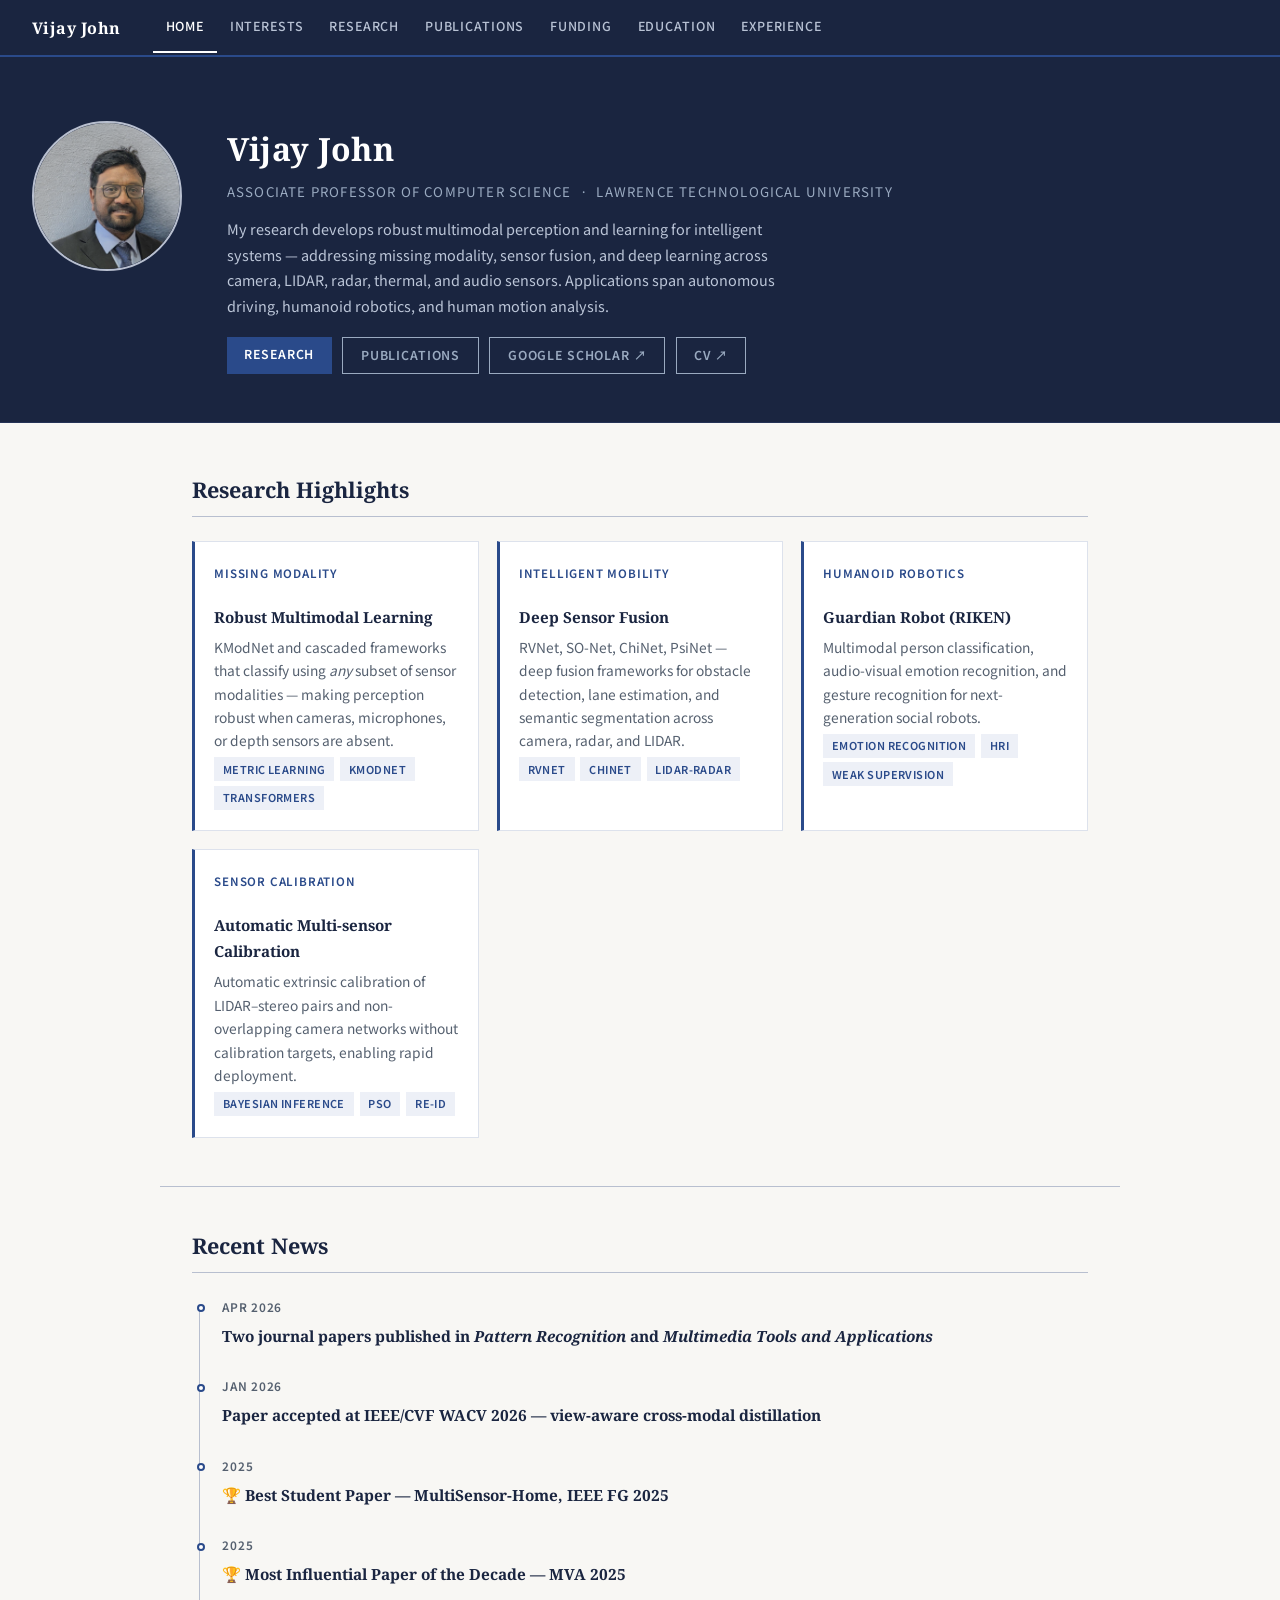
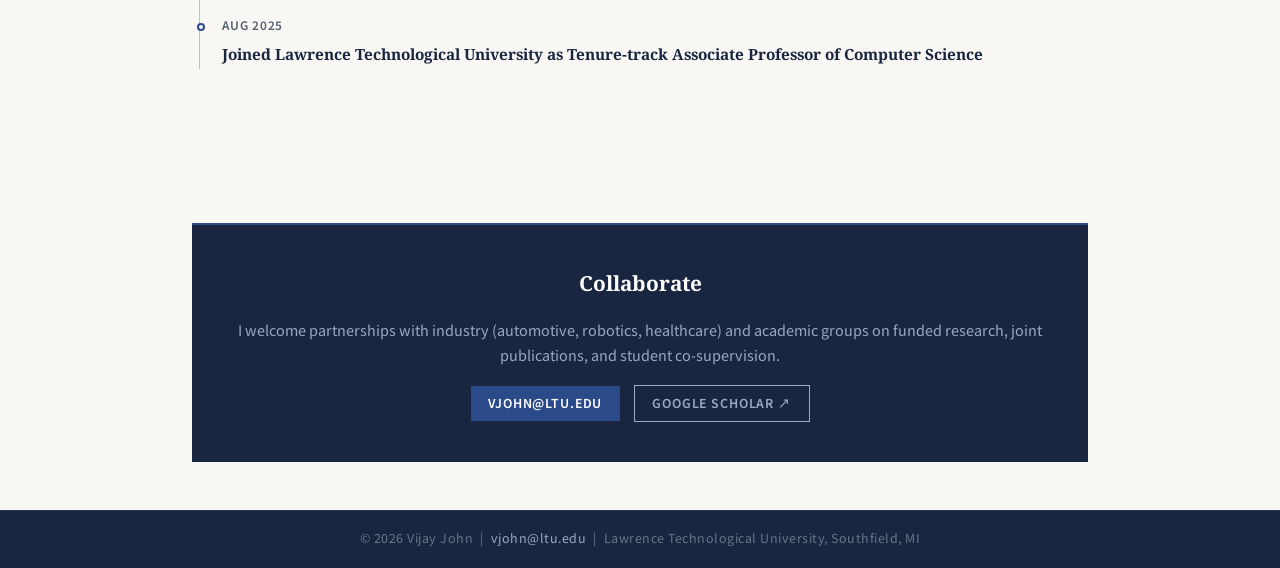
<file: index.html>
<!DOCTYPE html>
<html lang="en">
<head>
  <meta charset="UTF-8" />
  <meta name="viewport" content="width=device-width, initial-scale=1.0" />
  <title>Vijay John, PhD — Lawrence Technological University</title>
  <link rel="stylesheet" href="style.css" />
</head>
<body>

<nav>
  <span class="brand">Vijay John</span>
  <a href="index.html" class="active">Home</a>
  <a href="interests.html">Interests</a>
  <a href="research.html">Research</a>
  <a href="publications.html">Publications</a>
  <a href="funding.html">Funding</a>
  <a href="education.html">Education</a>
  <a href="experience.html">Experience</a>
</nav>

<section class="hero">
  <img src="Vijay_Bio.png" alt="Vijay John" />
  <div class="hero-text">
    <h1>Vijay John</h1>
    <div class="title">Associate Professor of Computer Science &nbsp;·&nbsp; Lawrence Technological University</div>
    <p>
      My research develops robust multimodal perception and learning for intelligent systems —
      addressing missing modality, sensor fusion, and deep learning across camera, LIDAR, radar,
      thermal, and audio sensors. Applications span autonomous driving, humanoid robotics,
      and human motion analysis.
    </p>
    <div class="hero-links">
      <a href="research.html" class="btn btn-primary">Research</a>
      <a href="publications.html" class="btn btn-outline">Publications</a>
      <a href="https://scholar.google.com/citations?user=Wv71RXYAAAAJ&hl=en" target="_blank" class="btn btn-outline">Google Scholar ↗</a>
      <a href="CV_2026.pdf" target="_blank" class="btn btn-outline">CV ↗</a>
    </div>
  </div>
</section>

<div class="section">
  <h2>Research Highlights</h2>
  <div class="card-grid">
    <div class="card">
      <div class="meta">Missing Modality</div>
      <h3>Robust Multimodal Learning</h3>
      <p>KModNet and cascaded frameworks that classify using <em>any</em> subset of sensor modalities — making perception robust when cameras, microphones, or depth sensors are absent.</p>
      <span class="tag">Metric Learning</span>
      <span class="tag">KModNet</span>
      <span class="tag">Transformers</span>
    </div>
    <div class="card">
      <div class="meta">Intelligent Mobility</div>
      <h3>Deep Sensor Fusion</h3>
      <p>RVNet, SO-Net, ChiNet, PsiNet — deep fusion frameworks for obstacle detection, lane estimation, and semantic segmentation across camera, radar, and LIDAR.</p>
      <span class="tag">RVNet</span>
      <span class="tag">ChiNet</span>
      <span class="tag">LIDAR-Radar</span>
    </div>
    <div class="card">
      <div class="meta">Humanoid Robotics</div>
      <h3>Guardian Robot (RIKEN)</h3>
      <p>Multimodal person classification, audio-visual emotion recognition, and gesture recognition for next-generation social robots.</p>
      <span class="tag">Emotion Recognition</span>
      <span class="tag">HRI</span>
      <span class="tag">Weak Supervision</span>
    </div>
    <div class="card">
      <div class="meta">Sensor Calibration</div>
      <h3>Automatic Multi-sensor Calibration</h3>
      <p>Automatic extrinsic calibration of LIDAR–stereo pairs and non-overlapping camera networks without calibration targets, enabling rapid deployment.</p>
      <span class="tag">Bayesian Inference</span>
      <span class="tag">PSO</span>
      <span class="tag">Re-ID</span>
    </div>
  </div>
</div>

<div class="section" style="border-top:1px solid var(--rule); padding-top:2.5rem;">
  <h2>Recent News</h2>
  <div class="timeline">
    <div class="tl-item">
      <div class="tl-meta">Apr 2026</div>
      <h3>Two journal papers published in <em>Pattern Recognition</em> and <em>Multimedia Tools and Applications</em></h3>
    </div>
    <div class="tl-item">
      <div class="tl-meta">Jan 2026</div>
      <h3>Paper accepted at IEEE/CVF WACV 2026 — view-aware cross-modal distillation</h3>
    </div>
    <div class="tl-item">
      <div class="tl-meta">2025</div>
      <h3>🏆 Best Student Paper — MultiSensor-Home, IEEE FG 2025</h3>
    </div>
    <div class="tl-item">
      <div class="tl-meta">2025</div>
      <h3>🏆 Most Influential Paper of the Decade — MVA 2025</h3>
    </div>
    <div class="tl-item">
      <div class="tl-meta">Aug 2025</div>
      <h3>Joined Lawrence Technological University as Tenure-track Associate Professor of Computer Science</h3>
    </div>
  </div>
</div>

<div class="section">
  <div class="collab-box">
    <h2>Collaborate</h2>
    <p>I welcome partnerships with industry (automotive, robotics, healthcare) and academic groups on funded research, joint publications, and student co-supervision.</p>
    <a href="mailto:vjohn@ltu.edu" class="btn btn-primary">vjohn@ltu.edu</a>
    <a href="https://scholar.google.com/citations?user=Wv71RXYAAAAJ&hl=en" target="_blank" class="btn btn-outline" style="margin-left:0.6rem;">Google Scholar ↗</a>
  </div>
</div>

<footer>
  &copy; 2026 Vijay John &nbsp;|&nbsp;
  <a href="mailto:vjohn@ltu.edu">vjohn@ltu.edu</a> &nbsp;|&nbsp;
  Lawrence Technological University, Southfield, MI
</footer>

</body>
</html>
</file>
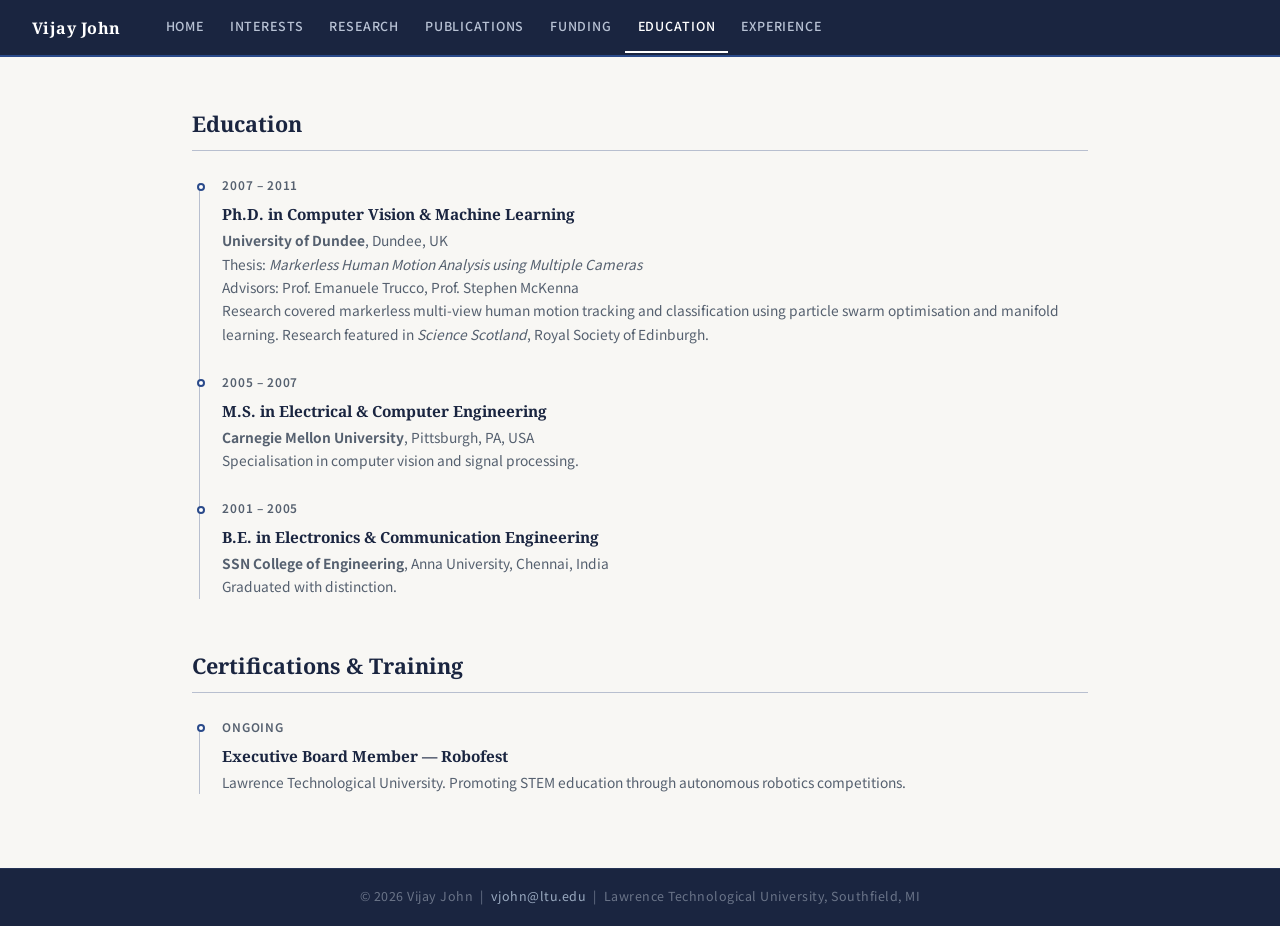
<file: education.html>
<!DOCTYPE html>
<html lang="en">
<head>
  <meta charset="UTF-8" />
  <meta name="viewport" content="width=device-width, initial-scale=1.0" />
  <title>Education — Vijay John</title>
  <link rel="stylesheet" href="style.css" />
</head>
<body>

<nav>
  <span class="brand">Vijay John</span>
  <a href="index.html">Home</a>
  <a href="interests.html">Interests</a>
  <a href="research.html">Research</a>
  <a href="publications.html">Publications</a>
  <a href="funding.html">Funding</a>
  <a href="education.html" class="active">Education</a>
  <a href="experience.html">Experience</a>
</nav>

<div class="section">
  <h2>Education</h2>
  <div class="timeline">

    <div class="tl-item">
      <div class="tl-meta">2007 – 2011</div>
      <h3>Ph.D. in Computer Vision &amp; Machine Learning</h3>
      <p>
        <strong>University of Dundee</strong>, Dundee, UK<br />
        Thesis: <em>Markerless Human Motion Analysis using Multiple Cameras</em><br />
        Advisors: Prof. Emanuele Trucco, Prof. Stephen McKenna<br />
        Research covered markerless multi-view human motion tracking and classification using particle swarm optimisation and manifold learning. Research featured in <em>Science Scotland</em>, Royal Society of Edinburgh.
      </p>
    </div>

    <div class="tl-item">
      <div class="tl-meta">2005 – 2007</div>
      <h3>M.S. in Electrical &amp; Computer Engineering</h3>
      <p>
        <strong>Carnegie Mellon University</strong>, Pittsburgh, PA, USA<br />
        Specialisation in computer vision and signal processing.
      </p>
    </div>

    <div class="tl-item">
      <div class="tl-meta">2001 – 2005</div>
      <h3>B.E. in Electronics &amp; Communication Engineering</h3>
      <p>
        <strong>SSN College of Engineering</strong>, Anna University, Chennai, India<br />
        Graduated with distinction.
      </p>
    </div>

  </div>

  <h2 style="margin-top:3rem;">Certifications &amp; Training</h2>
  <div class="timeline">

    <div class="tl-item">
      <div class="tl-meta">Ongoing</div>
      <h3>Executive Board Member — Robofest</h3>
      <p>Lawrence Technological University. Promoting STEM education through autonomous robotics competitions.</p>
    </div>


  </div>
</div>

<footer>
  &copy; 2026 Vijay John &nbsp;|&nbsp;
  <a href="mailto:vjohn@ltu.edu">vjohn@ltu.edu</a> &nbsp;|&nbsp;
  Lawrence Technological University, Southfield, MI
</footer>

</body>
</html>
</file>
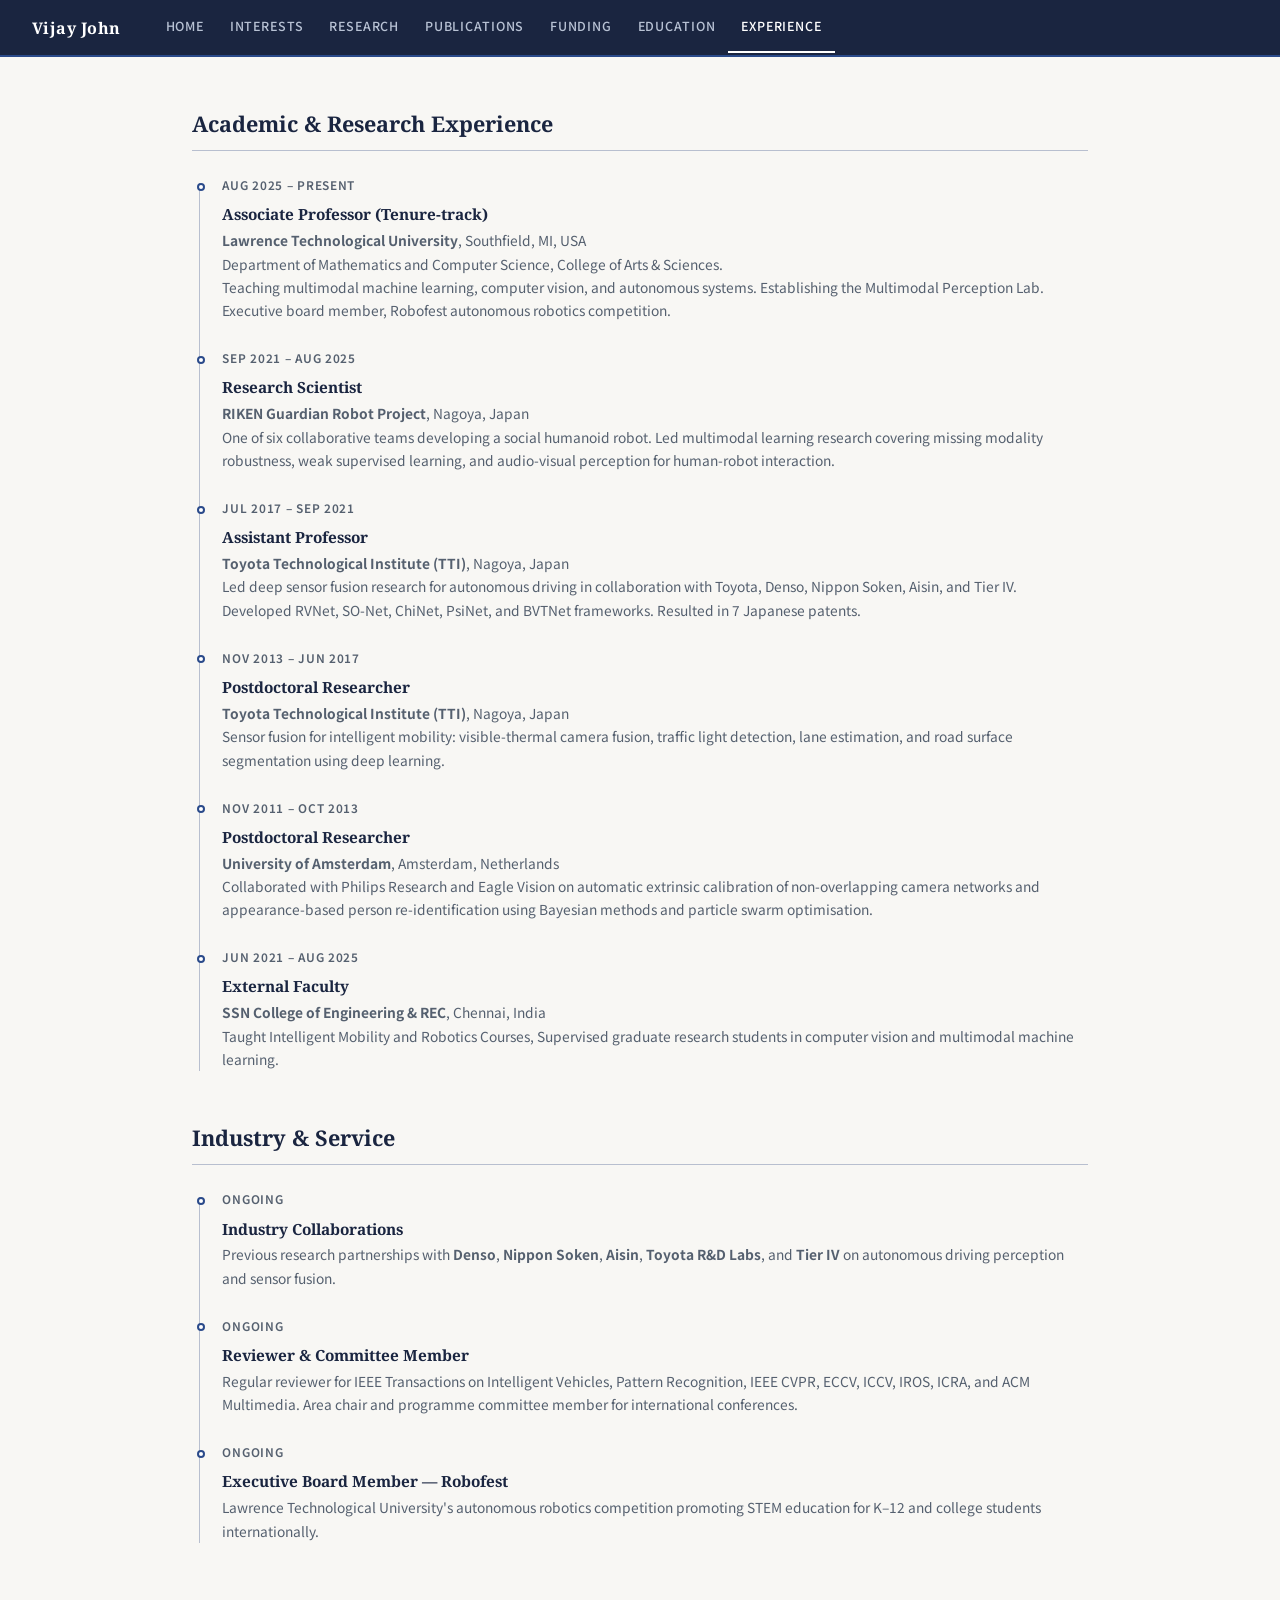
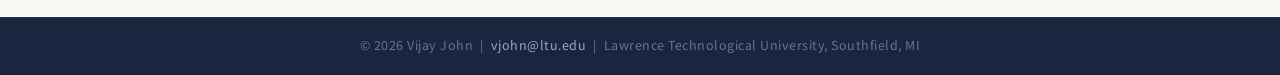
<file: experience.html>
<!DOCTYPE html>
<html lang="en">
<head>
  <meta charset="UTF-8" />
  <meta name="viewport" content="width=device-width, initial-scale=1.0" />
  <title>Experience — Vijay John</title>
  <link rel="stylesheet" href="style.css" />
</head>
<body>

<nav>
  <span class="brand">Vijay John</span>
  <a href="index.html">Home</a>
  <a href="interests.html">Interests</a>
  <a href="research.html">Research</a>
  <a href="publications.html">Publications</a>
  <a href="funding.html">Funding</a>
  <a href="education.html">Education</a>
  <a href="experience.html" class="active">Experience</a>
</nav>

<div class="section">
  <h2>Academic &amp; Research Experience</h2>
  <div class="timeline">

    <div class="tl-item">
      <div class="tl-meta">Aug 2025 – Present</div>
      <h3>Associate Professor (Tenure-track)</h3>
      <p>
        <strong>Lawrence Technological University</strong>, Southfield, MI, USA<br />
        Department of Mathematics and Computer Science, College of Arts &amp; Sciences.<br />
        Teaching multimodal machine learning, computer vision, and autonomous systems. Establishing the Multimodal Perception Lab. Executive board member, Robofest autonomous robotics competition.
      </p>
    </div>

    <div class="tl-item">
      <div class="tl-meta">Sep 2021 – Aug 2025</div>
      <h3>Research Scientist</h3>
      <p>
        <strong>RIKEN Guardian Robot Project</strong>, Nagoya, Japan<br />
        One of six collaborative teams developing a social humanoid robot. Led multimodal learning research covering missing modality robustness, weak supervised learning, and audio-visual perception for human-robot interaction.
      </p>
    </div>

    <div class="tl-item">
      <div class="tl-meta">Jul 2017 – Sep 2021</div>
      <h3>Assistant Professor</h3>
      <p>
        <strong>Toyota Technological Institute (TTI)</strong>, Nagoya, Japan<br />
        Led deep sensor fusion research for autonomous driving in collaboration with Toyota, Denso, Nippon Soken, Aisin, and Tier IV. Developed RVNet, SO-Net, ChiNet, PsiNet, and BVTNet frameworks. Resulted in 7 Japanese patents.
      </p>
    </div>

    <div class="tl-item">
      <div class="tl-meta">Nov 2013 – Jun 2017</div>
      <h3>Postdoctoral Researcher</h3>
      <p>
        <strong>Toyota Technological Institute (TTI)</strong>, Nagoya, Japan<br />
        Sensor fusion for intelligent mobility: visible-thermal camera fusion, traffic light detection, lane estimation, and road surface segmentation using deep learning.
      </p>
    </div>

    <div class="tl-item">
      <div class="tl-meta">Nov 2011 – Oct 2013</div>
      <h3>Postdoctoral Researcher</h3>
      <p>
        <strong>University of Amsterdam</strong>, Amsterdam, Netherlands<br />
        Collaborated with Philips Research and Eagle Vision on automatic extrinsic calibration of non-overlapping camera networks and appearance-based person re-identification using Bayesian methods and particle swarm optimisation.
      </p>
    </div>

    <div class="tl-item">
      <div class="tl-meta">Jun 2021 – Aug 2025</div>
      <h3>External Faculty</h3>
      <p>
        <strong>SSN College of Engineering &amp; REC</strong>, Chennai, India<br />
        Taught Intelligent Mobility and Robotics Courses, Supervised graduate research students in computer vision and multimodal machine learning.
      </p>
    </div>

  </div>

  <h2 style="margin-top:3rem;">Industry &amp; Service</h2>
  <div class="timeline">

    <div class="tl-item">
      <div class="tl-meta">Ongoing</div>
      <h3>Industry Collaborations</h3>
      <p>Previous research partnerships with <strong>Denso</strong>, <strong>Nippon Soken</strong>, <strong>Aisin</strong>, <strong>Toyota R&amp;D Labs</strong>, and <strong>Tier IV</strong> on autonomous driving perception and sensor fusion.</p>
    </div>

    <div class="tl-item">
      <div class="tl-meta">Ongoing</div>
      <h3>Reviewer &amp; Committee Member</h3>
      <p>Regular reviewer for IEEE Transactions on Intelligent Vehicles, Pattern Recognition, IEEE CVPR, ECCV, ICCV, IROS, ICRA, and ACM Multimedia. Area chair and programme committee member for international conferences.</p>
    </div>

    <div class="tl-item">
      <div class="tl-meta">Ongoing</div>
      <h3>Executive Board Member — Robofest</h3>
      <p>Lawrence Technological University's autonomous robotics competition promoting STEM education for K–12 and college students internationally.</p>
    </div>
    
  </div>
</div>

<footer>
  &copy; 2026 Vijay John &nbsp;|&nbsp;
  <a href="mailto:vjohn@ltu.edu">vjohn@ltu.edu</a> &nbsp;|&nbsp;
  Lawrence Technological University, Southfield, MI
</footer>

</body>
</html>
</file>
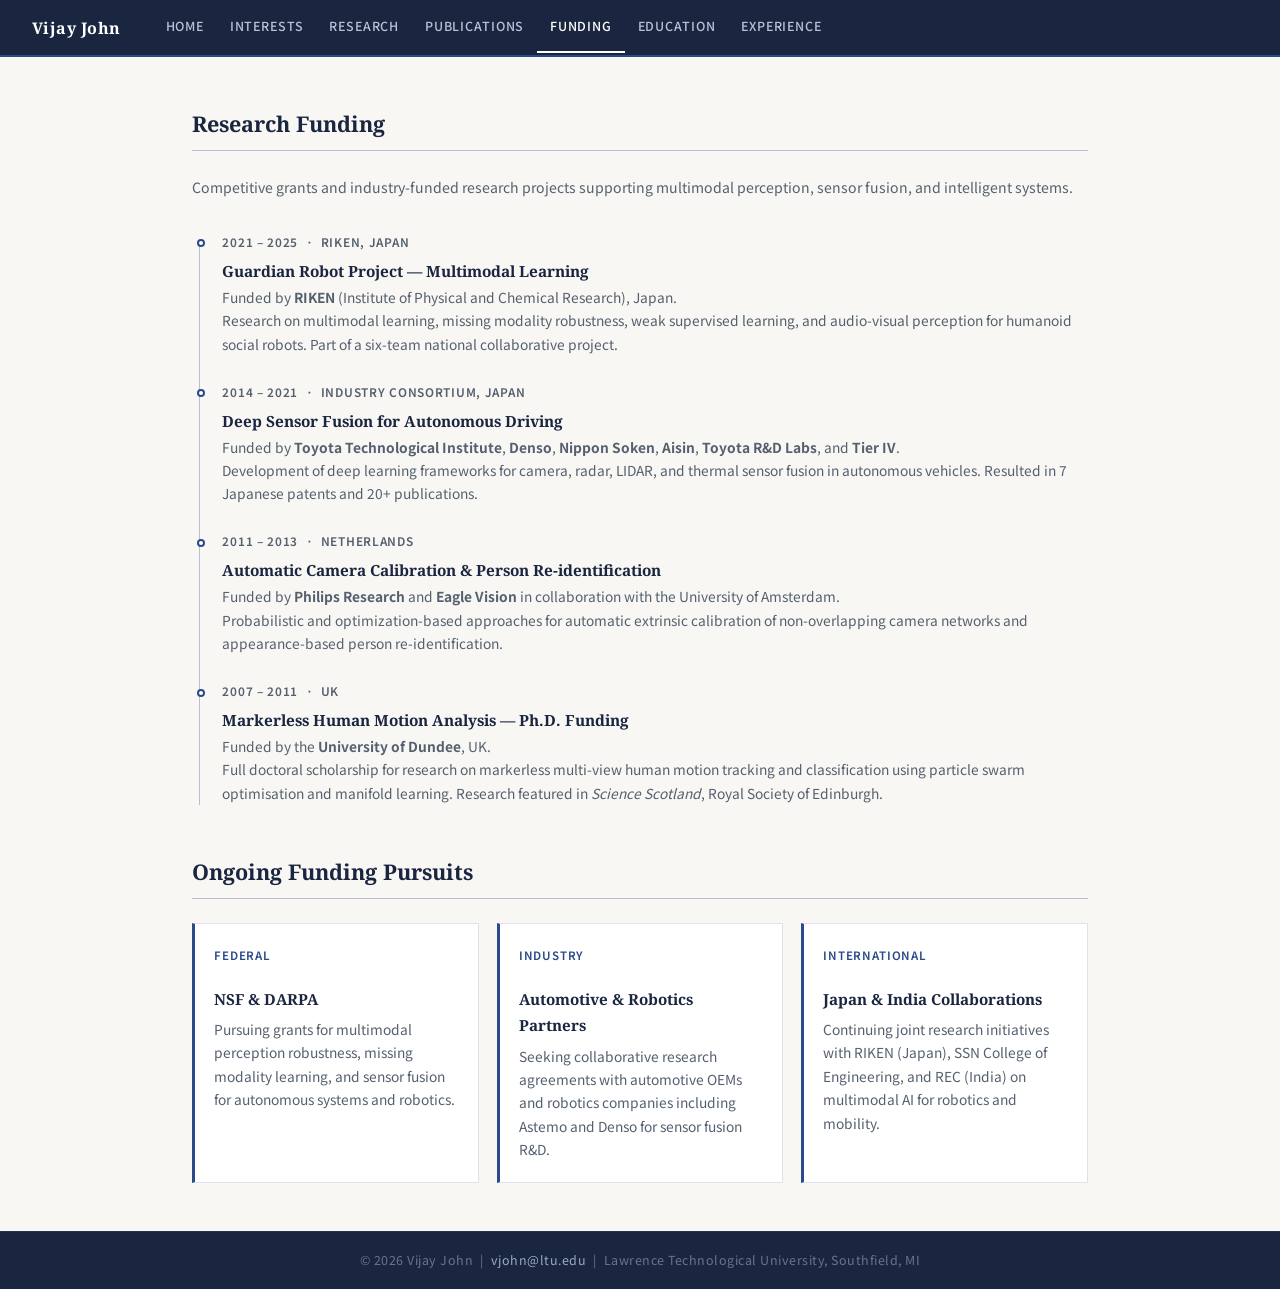
<file: funding.html>
<!DOCTYPE html>
<html lang="en">
<head>
  <meta charset="UTF-8" />
  <meta name="viewport" content="width=device-width, initial-scale=1.0" />
  <title>Funding — Vijay John</title>
  <link rel="stylesheet" href="style.css" />
</head>
<body>

<nav>
  <span class="brand">Vijay John</span>
  <a href="index.html">Home</a>
  <a href="interests.html">Interests</a>
  <a href="research.html">Research</a>
  <a href="publications.html">Publications</a>
  <a href="funding.html" class="active">Funding</a>
  <a href="education.html">Education</a>
  <a href="experience.html">Experience</a>
</nav>

<div class="section">
  <h2>Research Funding</h2>
  <p style="font-size:0.88rem; color:var(--muted); margin-bottom:2rem;">
    Competitive grants and industry-funded research projects supporting multimodal perception, sensor fusion, and intelligent systems.
  </p>

  <div class="timeline">

    <div class="tl-item">
      <div class="tl-meta">2021 – 2025 &nbsp;·&nbsp; RIKEN, Japan</div>
      <h3>Guardian Robot Project — Multimodal Learning</h3>
      <p>
        Funded by <strong>RIKEN</strong> (Institute of Physical and Chemical Research), Japan.<br />
        Research on multimodal learning, missing modality robustness, weak supervised learning, and audio-visual perception for humanoid social robots. Part of a six-team national collaborative project.
      </p>
    </div>

    <div class="tl-item">
      <div class="tl-meta">2014 – 2021 &nbsp;·&nbsp; Industry Consortium, Japan</div>
      <h3>Deep Sensor Fusion for Autonomous Driving</h3>
      <p>
        Funded by <strong>Toyota Technological Institute</strong>, <strong>Denso</strong>, <strong>Nippon Soken</strong>, <strong>Aisin</strong>, <strong>Toyota R&amp;D Labs</strong>, and <strong>Tier IV</strong>.<br />
        Development of deep learning frameworks for camera, radar, LIDAR, and thermal sensor fusion in autonomous vehicles. Resulted in 7 Japanese patents and 20+ publications.
      </p>
    </div>

    <div class="tl-item">
      <div class="tl-meta">2011 – 2013 &nbsp;·&nbsp; Netherlands</div>
      <h3>Automatic Camera Calibration &amp; Person Re-identification</h3>
      <p>
        Funded by <strong>Philips Research</strong> and <strong>Eagle Vision</strong> in collaboration with the University of Amsterdam.<br />
        Probabilistic and optimization-based approaches for automatic extrinsic calibration of non-overlapping camera networks and appearance-based person re-identification.
      </p>
    </div>

    <div class="tl-item">
      <div class="tl-meta">2007 – 2011 &nbsp;·&nbsp; UK</div>
      <h3>Markerless Human Motion Analysis — Ph.D. Funding</h3>
      <p>
        Funded by the <strong>University of Dundee</strong>, UK.<br />
        Full doctoral scholarship for research on markerless multi-view human motion tracking and classification using particle swarm optimisation and manifold learning. Research featured in <em>Science Scotland</em>, Royal Society of Edinburgh.
      </p>
    </div>

  </div>

  <h2 style="margin-top:3rem;">Ongoing Funding Pursuits</h2>
  <div class="card-grid">
    <div class="card">
      <div class="meta">Federal</div>
      <h3>NSF &amp; DARPA</h3>
      <p>Pursuing grants for multimodal perception robustness, missing modality learning, and sensor fusion for autonomous systems and robotics.</p>
    </div>
    <div class="card">
      <div class="meta">Industry</div>
      <h3>Automotive &amp; Robotics Partners</h3>
      <p>Seeking collaborative research agreements with automotive OEMs and robotics companies including Astemo and Denso for sensor fusion R&amp;D.</p>
    </div>
    <div class="card">
      <div class="meta">International</div>
      <h3>Japan &amp; India Collaborations</h3>
      <p>Continuing joint research initiatives with RIKEN (Japan), SSN College of Engineering, and REC (India) on multimodal AI for robotics and mobility.</p>
    </div>
  </div>

</div>

<footer>
  &copy; 2026 Vijay John &nbsp;|&nbsp;
  <a href="mailto:vjohn@ltu.edu">vjohn@ltu.edu</a> &nbsp;|&nbsp;
  Lawrence Technological University, Southfield, MI
</footer>

</body>
</html>
</file>
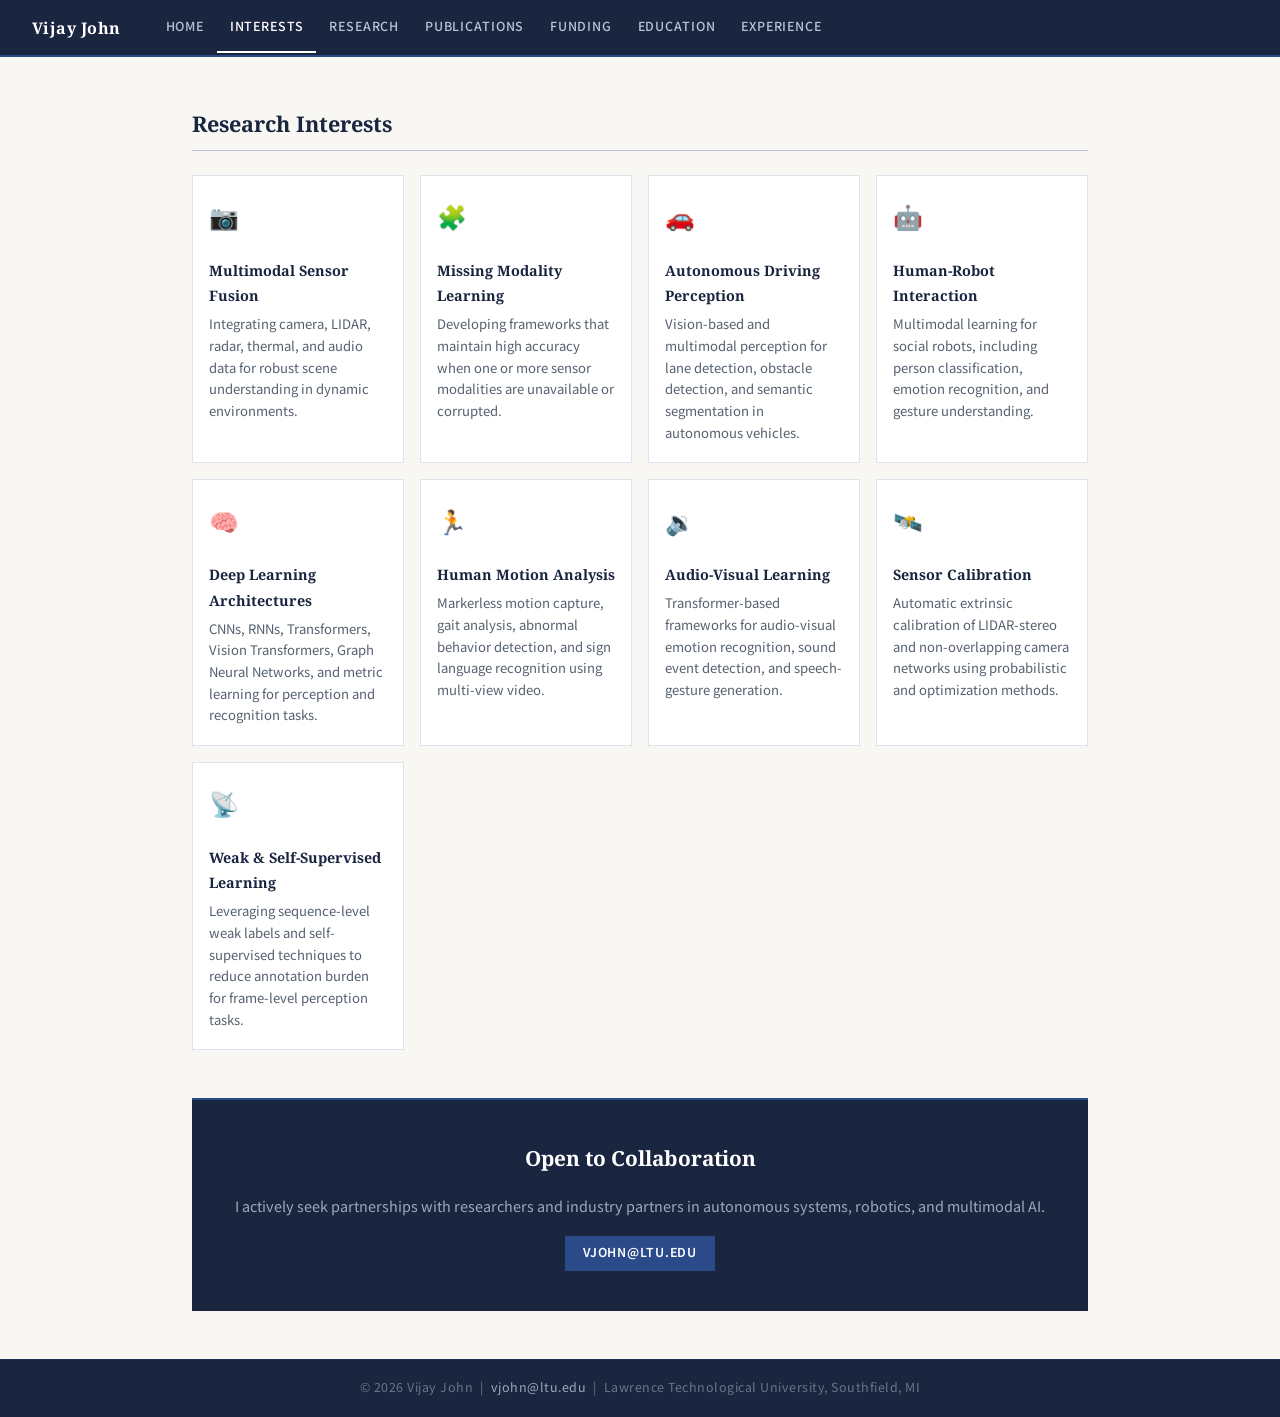
<file: interests.html>
<!DOCTYPE html>
<html lang="en">
<head>
  <meta charset="UTF-8" />
  <meta name="viewport" content="width=device-width, initial-scale=1.0" />
  <title>Interests — Vijay John</title>
  <link rel="stylesheet" href="style.css" />
</head>
<body>

<nav>
  <span class="brand">Vijay John</span>
  <a href="index.html">Home</a>
  <a href="interests.html" class="active">Interests</a>
  <a href="research.html">Research</a>
  <a href="publications.html">Publications</a>
  <a href="funding.html">Funding</a>
  <a href="education.html">Education</a>
  <a href="experience.html">Experience</a>
</nav>

<div class="section">
  <h2>Research Interests</h2>

  <div class="interest-grid">
    <div class="interest-card">
      <span class="icon">📷</span>
      <h3>Multimodal Sensor Fusion</h3>
      <p>Integrating camera, LIDAR, radar, thermal, and audio data for robust scene understanding in dynamic environments.</p>
    </div>
    <div class="interest-card">
      <span class="icon">🧩</span>
      <h3>Missing Modality Learning</h3>
      <p>Developing frameworks that maintain high accuracy when one or more sensor modalities are unavailable or corrupted.</p>
    </div>
    <div class="interest-card">
      <span class="icon">🚗</span>
      <h3>Autonomous Driving Perception</h3>
      <p>Vision-based and multimodal perception for lane detection, obstacle detection, and semantic segmentation in autonomous vehicles.</p>
    </div>
    <div class="interest-card">
      <span class="icon">🤖</span>
      <h3>Human-Robot Interaction</h3>
      <p>Multimodal learning for social robots, including person classification, emotion recognition, and gesture understanding.</p>
    </div>
    <div class="interest-card">
      <span class="icon">🧠</span>
      <h3>Deep Learning Architectures</h3>
      <p>CNNs, RNNs, Transformers, Vision Transformers, Graph Neural Networks, and metric learning for perception and recognition tasks.</p>
    </div>
    <div class="interest-card">
      <span class="icon">🏃</span>
      <h3>Human Motion Analysis</h3>
      <p>Markerless motion capture, gait analysis, abnormal behavior detection, and sign language recognition using multi-view video.</p>
    </div>
    <div class="interest-card">
      <span class="icon">🔉</span>
      <h3>Audio-Visual Learning</h3>
      <p>Transformer-based frameworks for audio-visual emotion recognition, sound event detection, and speech-gesture generation.</p>
    </div>
    <div class="interest-card">
      <span class="icon">🛰️</span>
      <h3>Sensor Calibration</h3>
      <p>Automatic extrinsic calibration of LIDAR-stereo and non-overlapping camera networks using probabilistic and optimization methods.</p>
    </div>
    <div class="interest-card">
      <span class="icon">📡</span>
      <h3>Weak & Self-Supervised Learning</h3>
      <p>Leveraging sequence-level weak labels and self-supervised techniques to reduce annotation burden for frame-level perception tasks.</p>
    </div>
  </div>

  <div class="collab-box" style="margin-top:3rem;">
    <h2>Open to Collaboration</h2>
    <p>I actively seek partnerships with researchers and industry partners in autonomous systems, robotics, and multimodal AI.</p>
    <a href="mailto:vjohn@ltu.edu" class="btn btn-primary">vjohn@ltu.edu</a>
  </div>
</div>

<footer>
  &copy; 2026 Vijay John &nbsp;|&nbsp;
  <a href="mailto:vjohn@ltu.edu">vjohn@ltu.edu</a> &nbsp;|&nbsp;
  Lawrence Technological University, Southfield, MI
</footer>

</body>
</html>
</file>
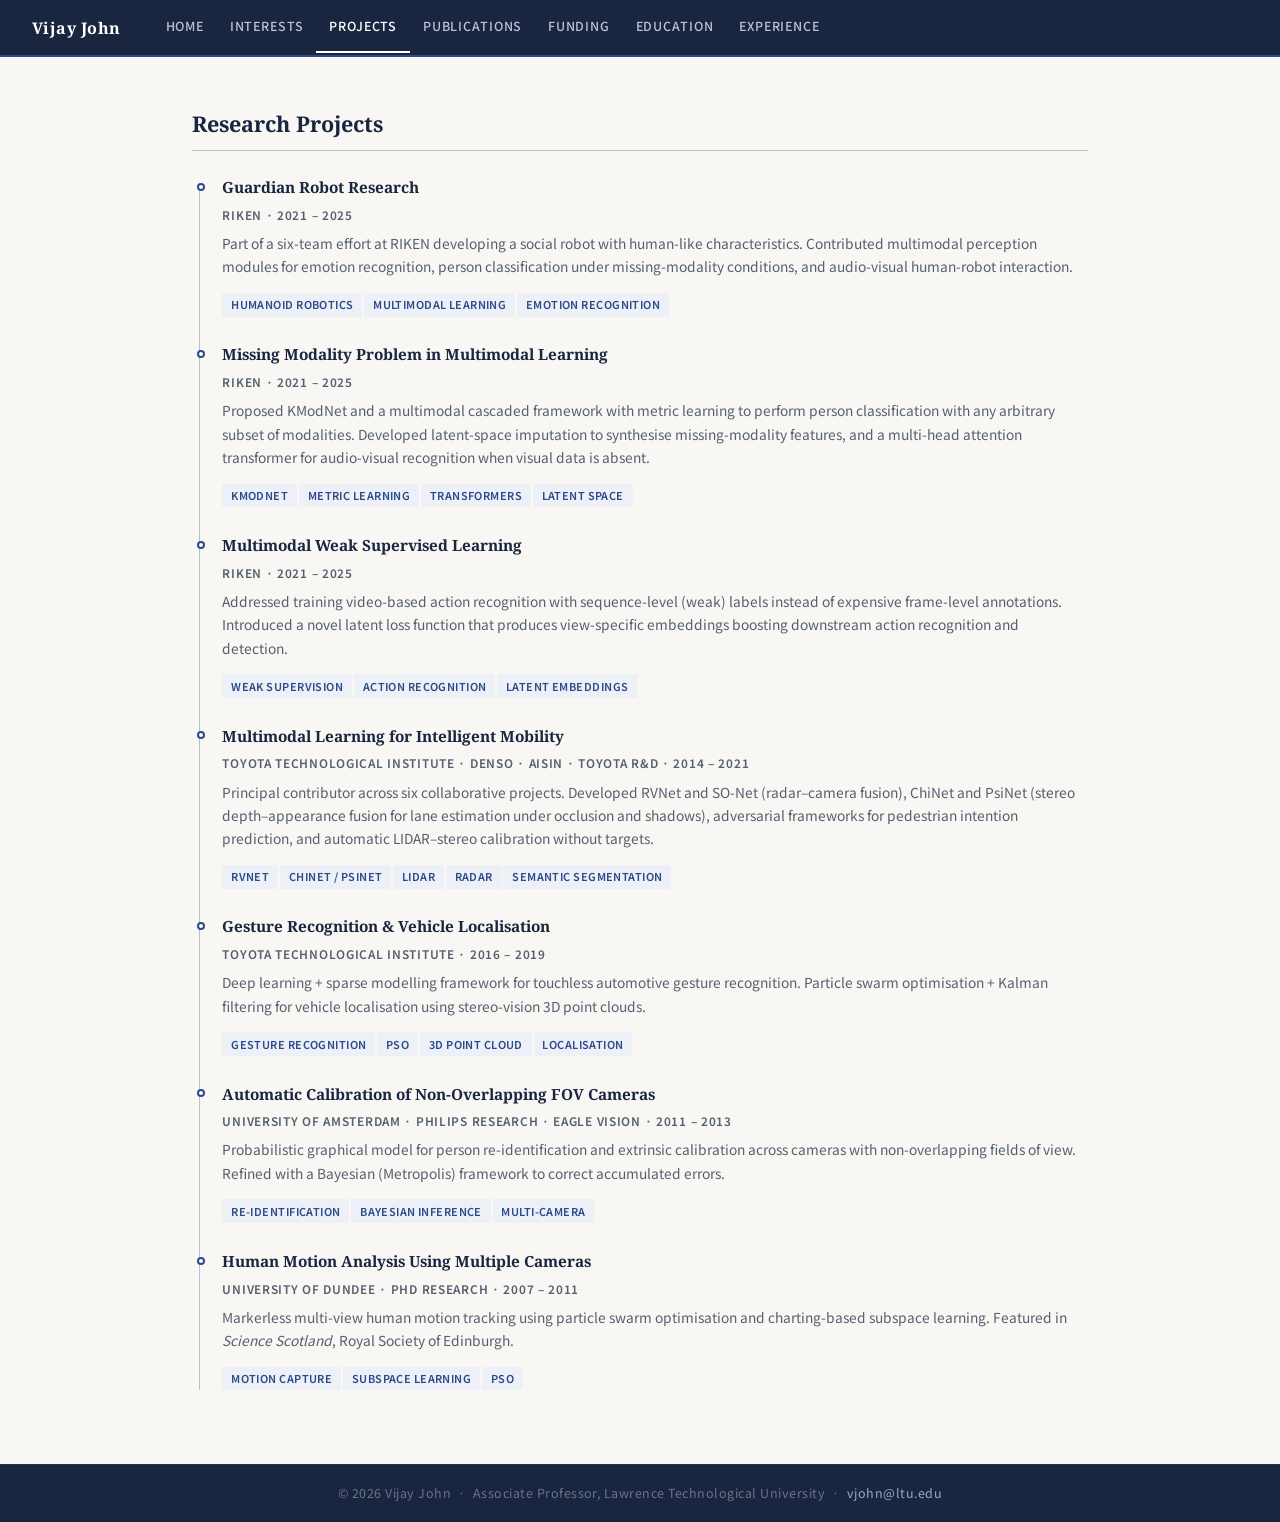
<file: projects.html>
<!DOCTYPE html>
<html lang="en">
<head>
  <meta charset="UTF-8"/><meta name="viewport" content="width=device-width,initial-scale=1.0"/>
  <title>Projects – Vijay John</title>
  <link rel="stylesheet" href="style.css"/>
</head>
<body>
  <nav>
    <span class="brand">Vijay John</span>
      <a href="index.html" class="">Home</a>
      <a href="interests.html" class="">Interests</a>
      <a href="projects.html" class="active">Projects</a>
      <a href="publications.html" class="">Publications</a>
      <a href="funding.html" class="">Funding</a>
      <a href="education.html" class="">Education</a>
      <a href="experience.html" class="">Experience</a>
  </nav>

  <div class="section">
    <h2>Research Projects</h2>
    <div class="timeline">
      <div class="tl-item">
        <h3>Guardian Robot Research</h3>
        <div class="tl-meta">RIKEN · 2021 – 2025</div>
        <p>Part of a six-team effort at RIKEN developing a social robot with human-like characteristics. Contributed multimodal perception modules for emotion recognition, person classification under missing-modality conditions, and audio-visual human-robot interaction.</p>
        <div style="margin-top:.6rem"><span class="tag">Humanoid Robotics</span><span class="tag">Multimodal Learning</span><span class="tag">Emotion Recognition</span></div>
      </div>
      <div class="tl-item">
        <h3>Missing Modality Problem in Multimodal Learning</h3>
        <div class="tl-meta">RIKEN · 2021 – 2025</div>
        <p>Proposed KModNet and a multimodal cascaded framework with metric learning to perform person classification with any arbitrary subset of modalities. Developed latent-space imputation to synthesise missing-modality features, and a multi-head attention transformer for audio-visual recognition when visual data is absent.</p>
        <div style="margin-top:.6rem"><span class="tag">KModNet</span><span class="tag">Metric Learning</span><span class="tag">Transformers</span><span class="tag">Latent Space</span></div>
      </div>
      <div class="tl-item">
        <h3>Multimodal Weak Supervised Learning</h3>
        <div class="tl-meta">RIKEN · 2021 – 2025</div>
        <p>Addressed training video-based action recognition with sequence-level (weak) labels instead of expensive frame-level annotations. Introduced a novel latent loss function that produces view-specific embeddings boosting downstream action recognition and detection.</p>
        <div style="margin-top:.6rem"><span class="tag">Weak Supervision</span><span class="tag">Action Recognition</span><span class="tag">Latent Embeddings</span></div>
      </div>
      <div class="tl-item">
        <h3>Multimodal Learning for Intelligent Mobility</h3>
        <div class="tl-meta">Toyota Technological Institute · Denso · Aisin · Toyota R&amp;D · 2014 – 2021</div>
        <p>Principal contributor across six collaborative projects. Developed RVNet and SO-Net (radar–camera fusion), ChiNet and PsiNet (stereo depth–appearance fusion for lane estimation under occlusion and shadows), adversarial frameworks for pedestrian intention prediction, and automatic LIDAR–stereo calibration without targets.</p>
        <div style="margin-top:.6rem"><span class="tag">RVNet</span><span class="tag">ChiNet / PsiNet</span><span class="tag">LIDAR</span><span class="tag">RADAR</span><span class="tag">Semantic Segmentation</span></div>
      </div>
      <div class="tl-item">
        <h3>Gesture Recognition &amp; Vehicle Localisation</h3>
        <div class="tl-meta">Toyota Technological Institute · 2016 – 2019</div>
        <p>Deep learning + sparse modelling framework for touchless automotive gesture recognition. Particle swarm optimisation + Kalman filtering for vehicle localisation using stereo-vision 3D point clouds.</p>
        <div style="margin-top:.6rem"><span class="tag">Gesture Recognition</span><span class="tag">PSO</span><span class="tag">3D Point Cloud</span><span class="tag">Localisation</span></div>
      </div>
      <div class="tl-item">
        <h3>Automatic Calibration of Non-Overlapping FOV Cameras</h3>
        <div class="tl-meta">University of Amsterdam · Philips Research · Eagle Vision · 2011 – 2013</div>
        <p>Probabilistic graphical model for person re-identification and extrinsic calibration across cameras with non-overlapping fields of view. Refined with a Bayesian (Metropolis) framework to correct accumulated errors.</p>
        <div style="margin-top:.6rem"><span class="tag">Re-identification</span><span class="tag">Bayesian Inference</span><span class="tag">Multi-camera</span></div>
      </div>
      <div class="tl-item">
        <h3>Human Motion Analysis Using Multiple Cameras</h3>
        <div class="tl-meta">University of Dundee · PhD Research · 2007 – 2011</div>
        <p>Markerless multi-view human motion tracking using particle swarm optimisation and charting-based subspace learning. Featured in <em>Science Scotland</em>, Royal Society of Edinburgh.</p>
        <div style="margin-top:.6rem"><span class="tag">Motion Capture</span><span class="tag">Subspace Learning</span><span class="tag">PSO</span></div>
      </div>
    </div>
  </div>
  <footer>
    &copy; 2026 Vijay John &nbsp;&middot;&nbsp; Associate Professor, Lawrence Technological University
    &nbsp;&middot;&nbsp; <a href="mailto:vjohn@ltu.edu">vjohn@ltu.edu</a>
  </footer>
</body>
</html>
</file>
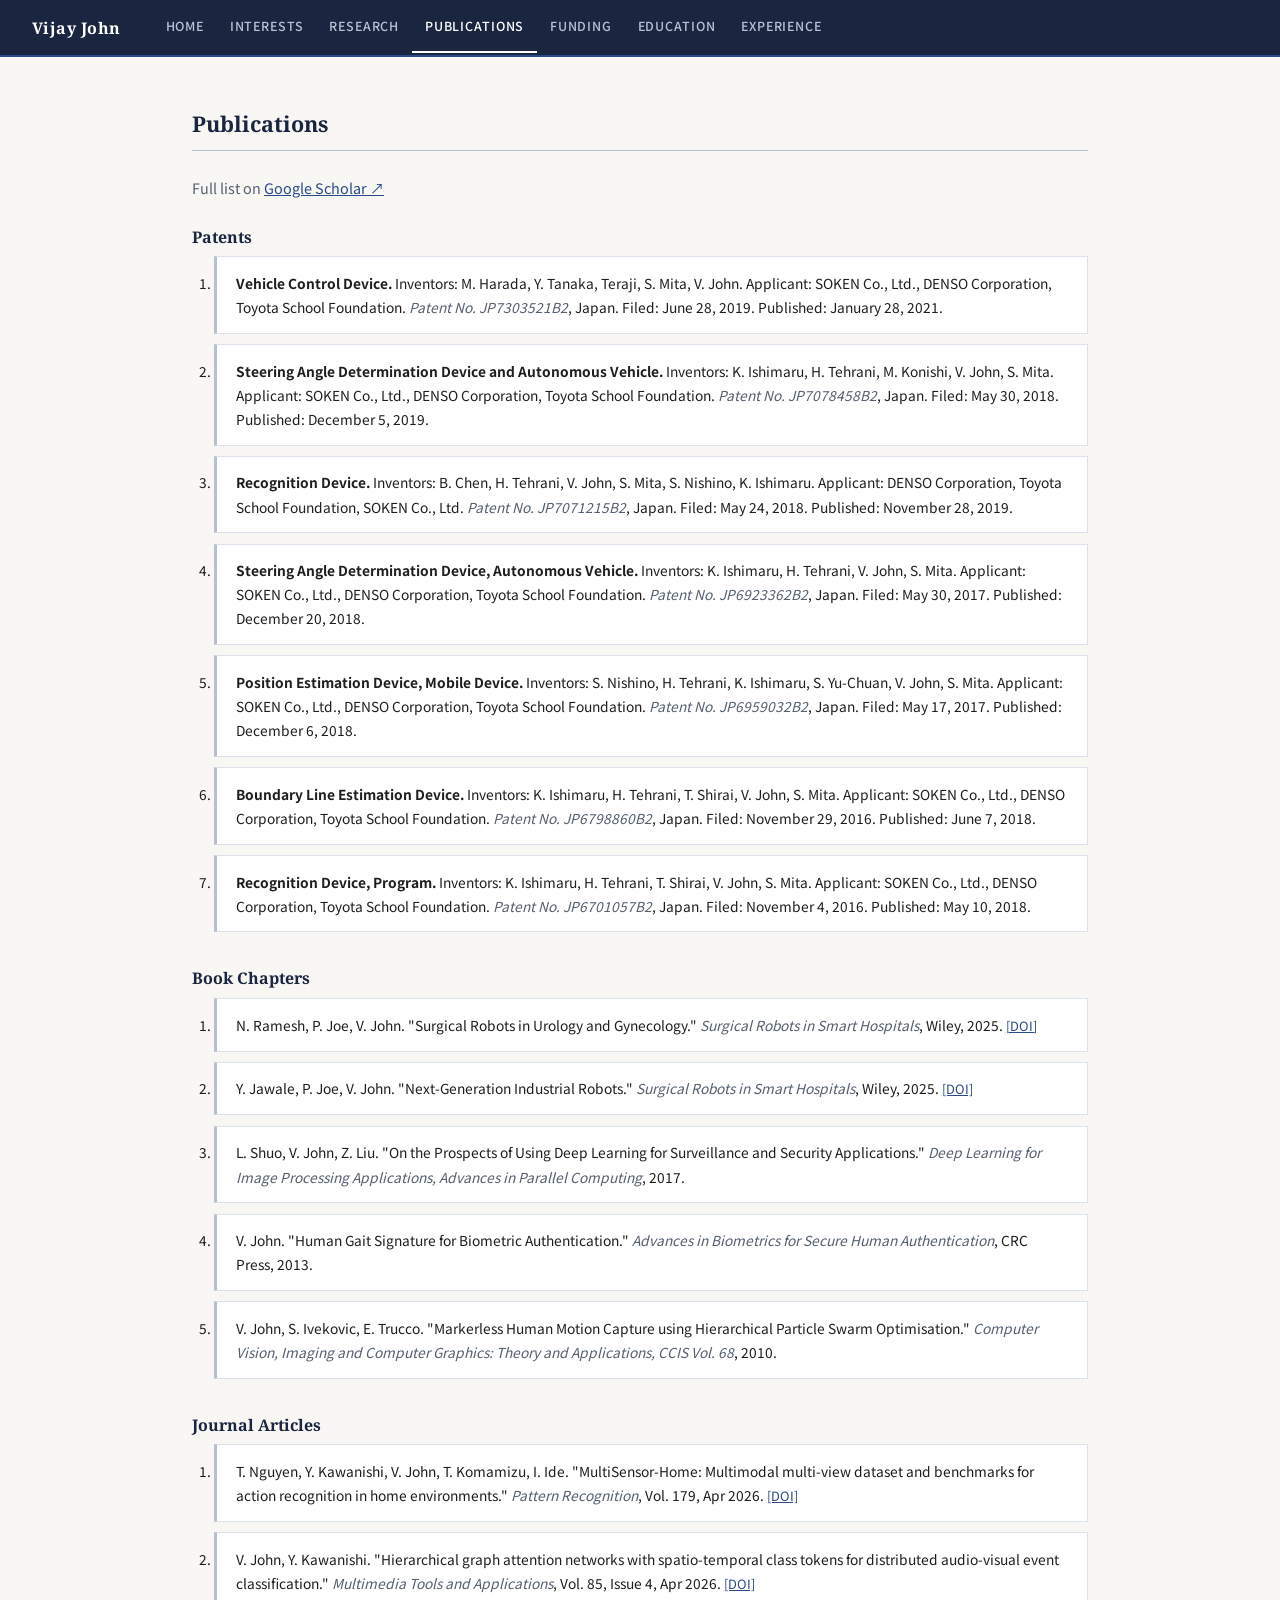
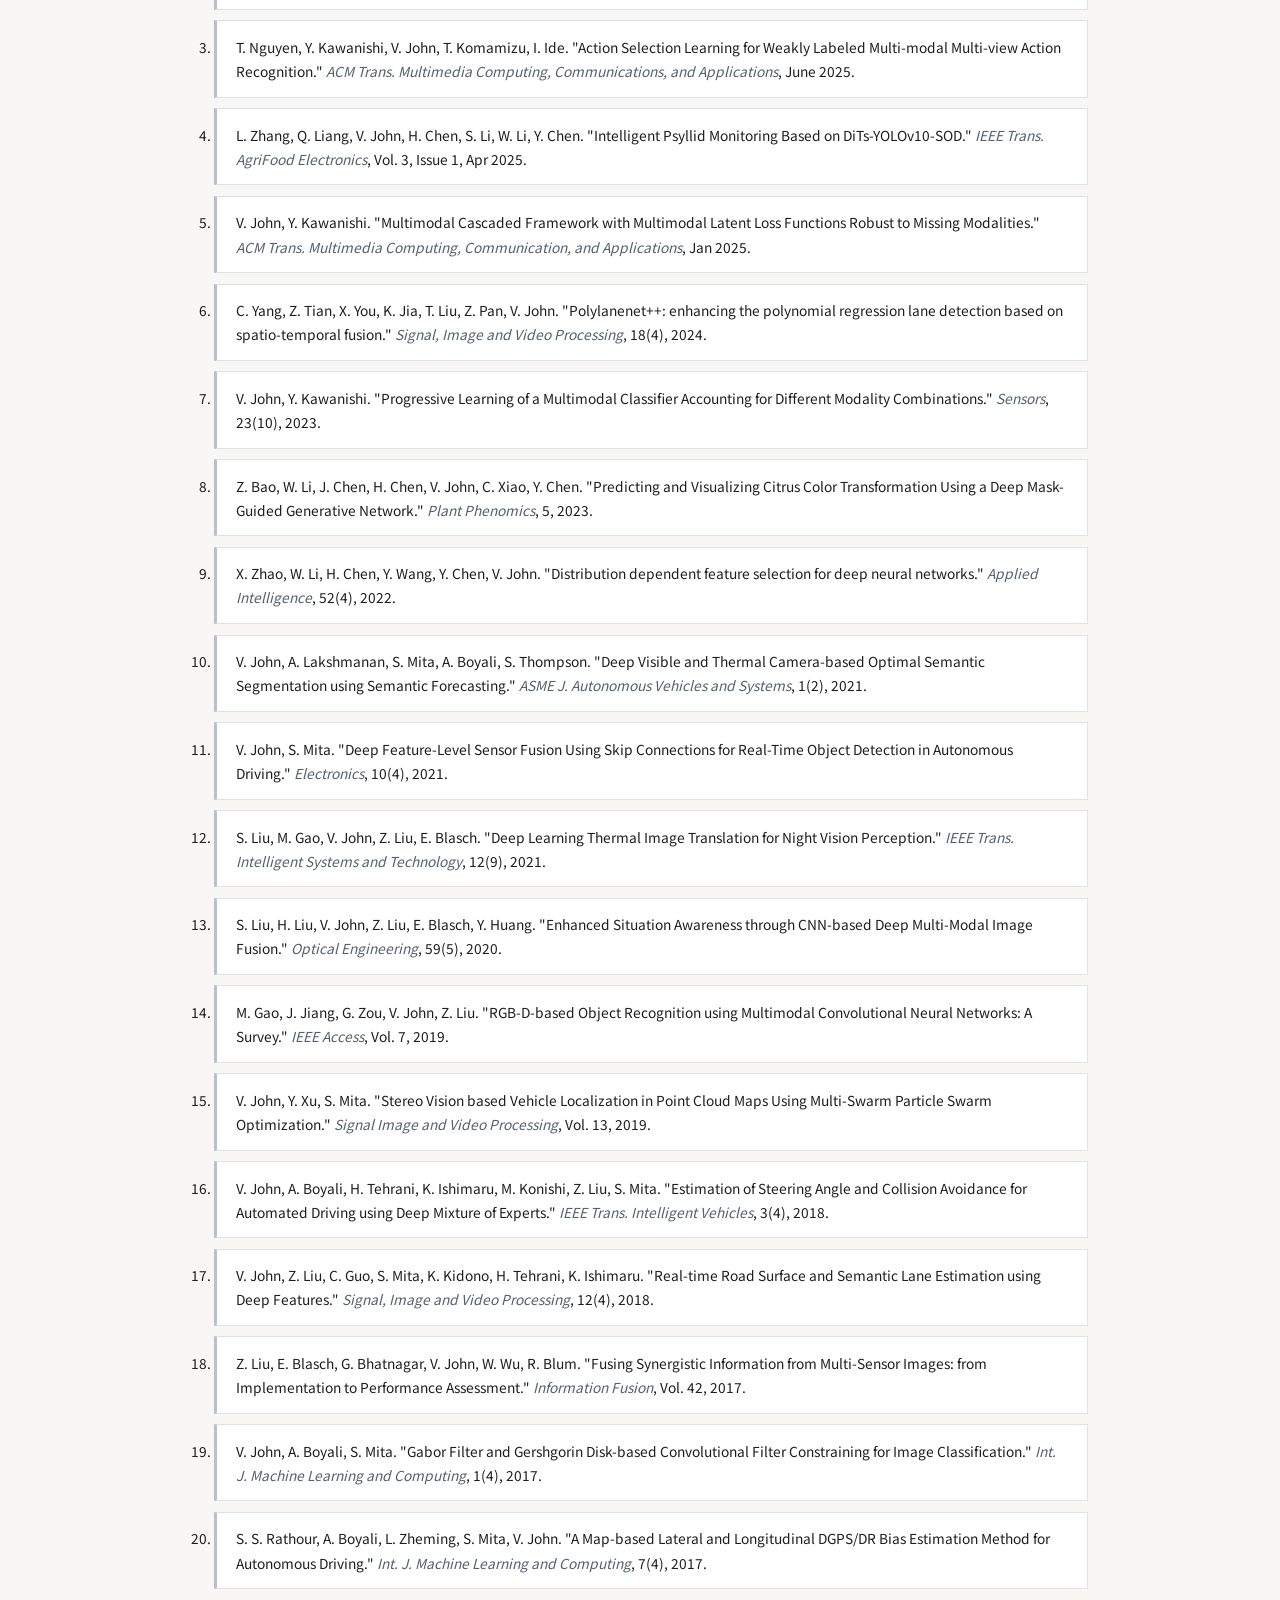
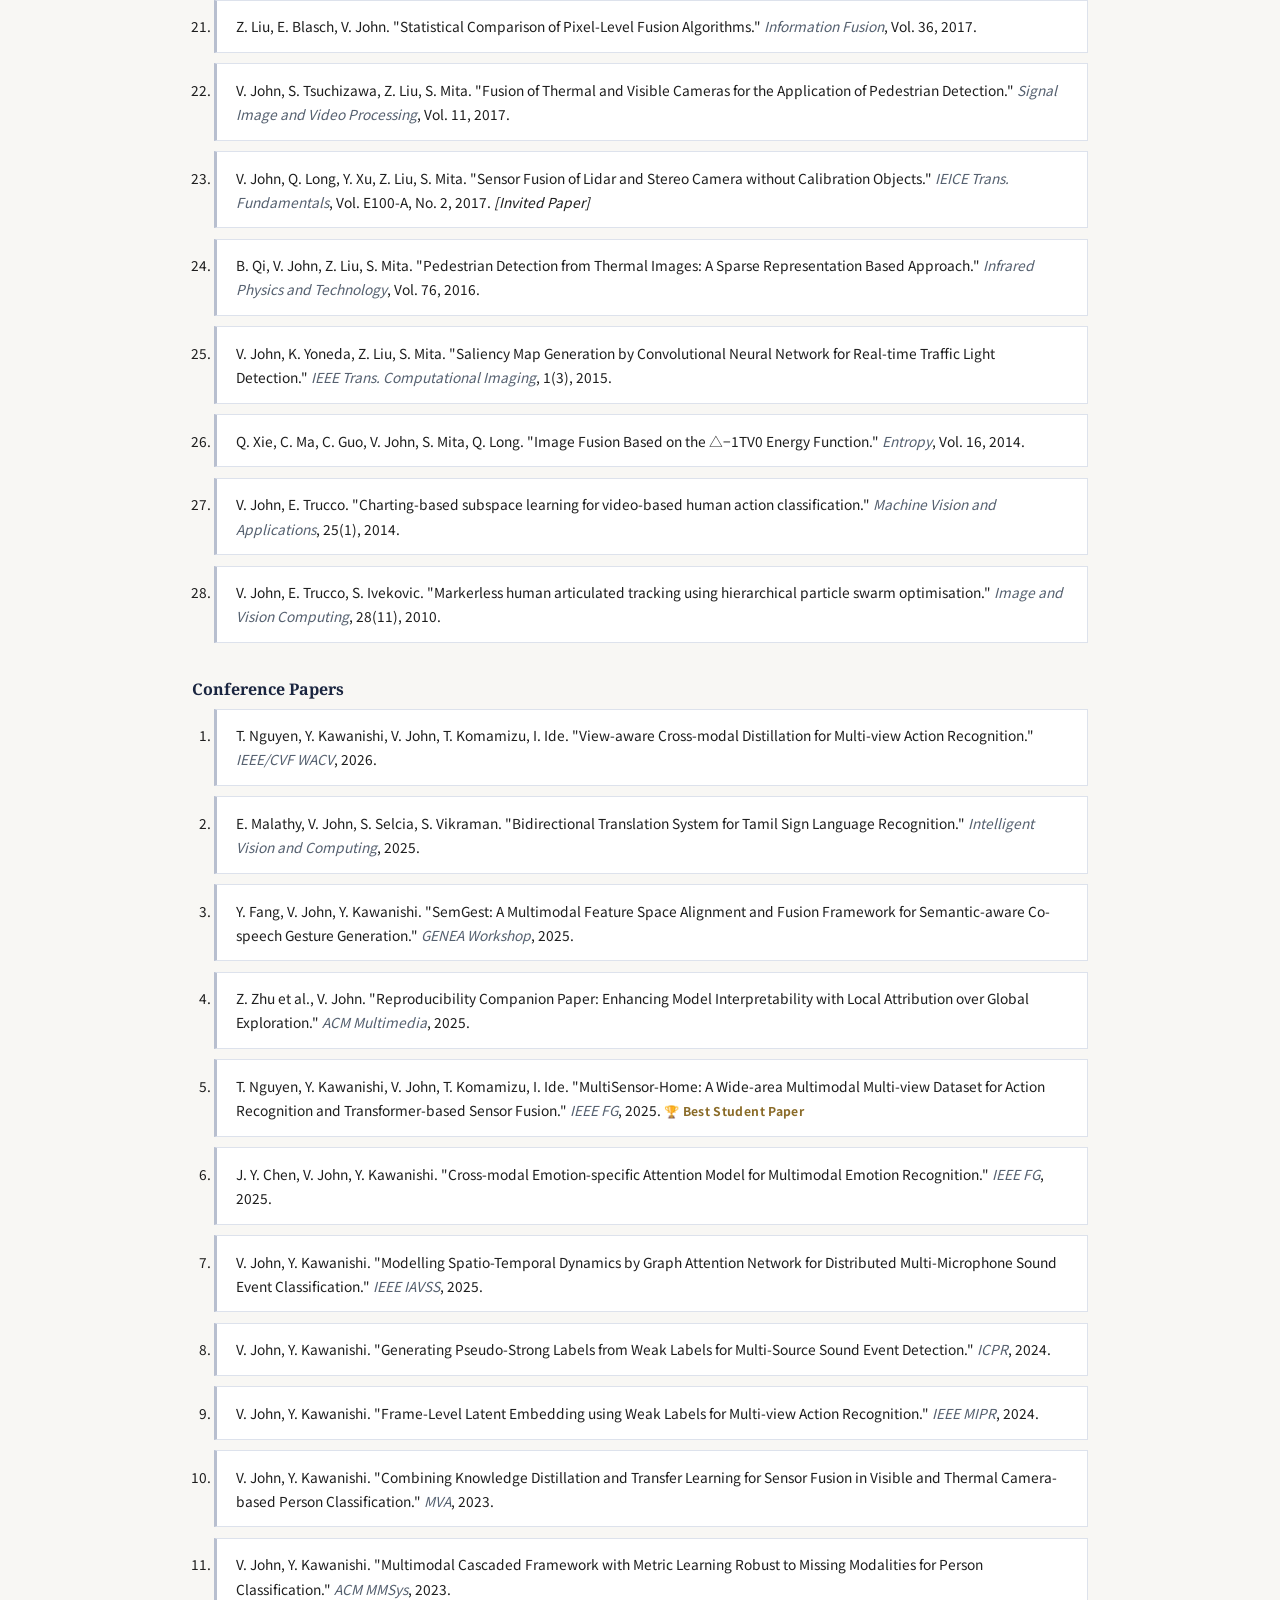
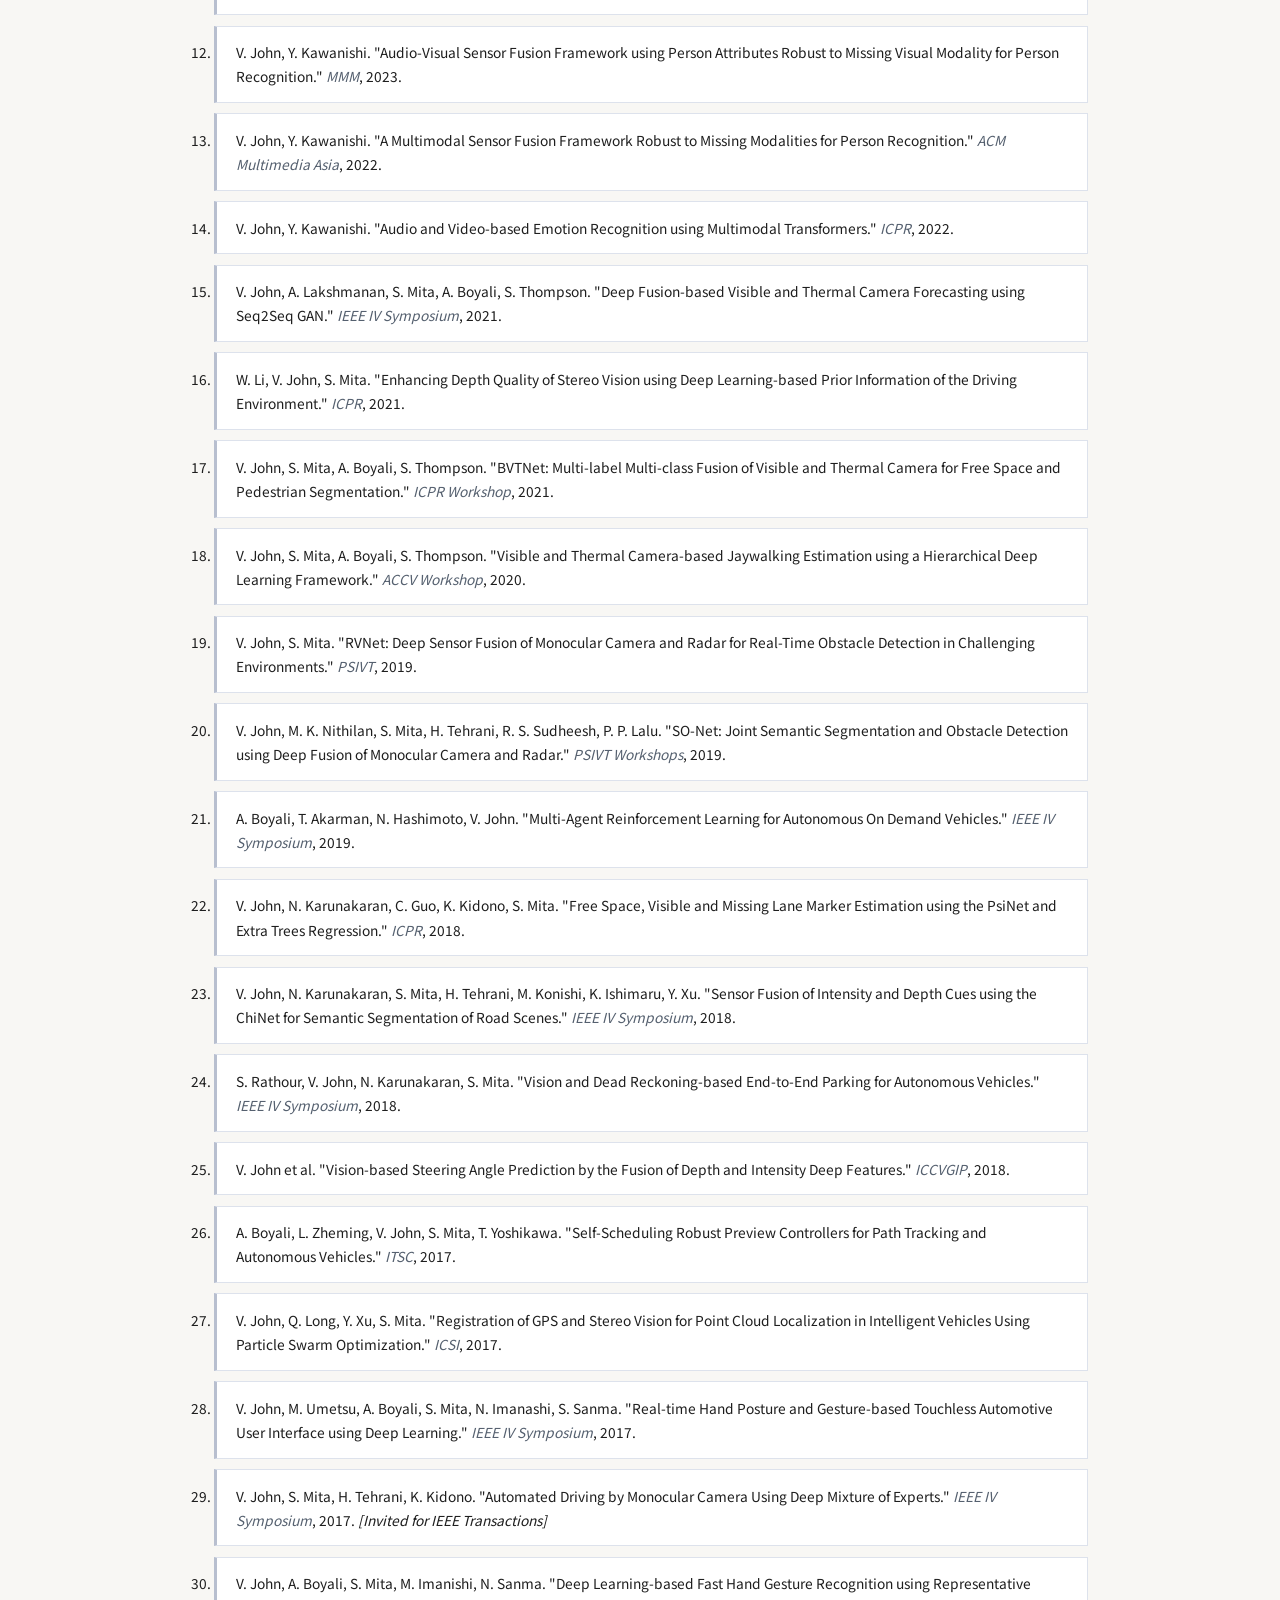
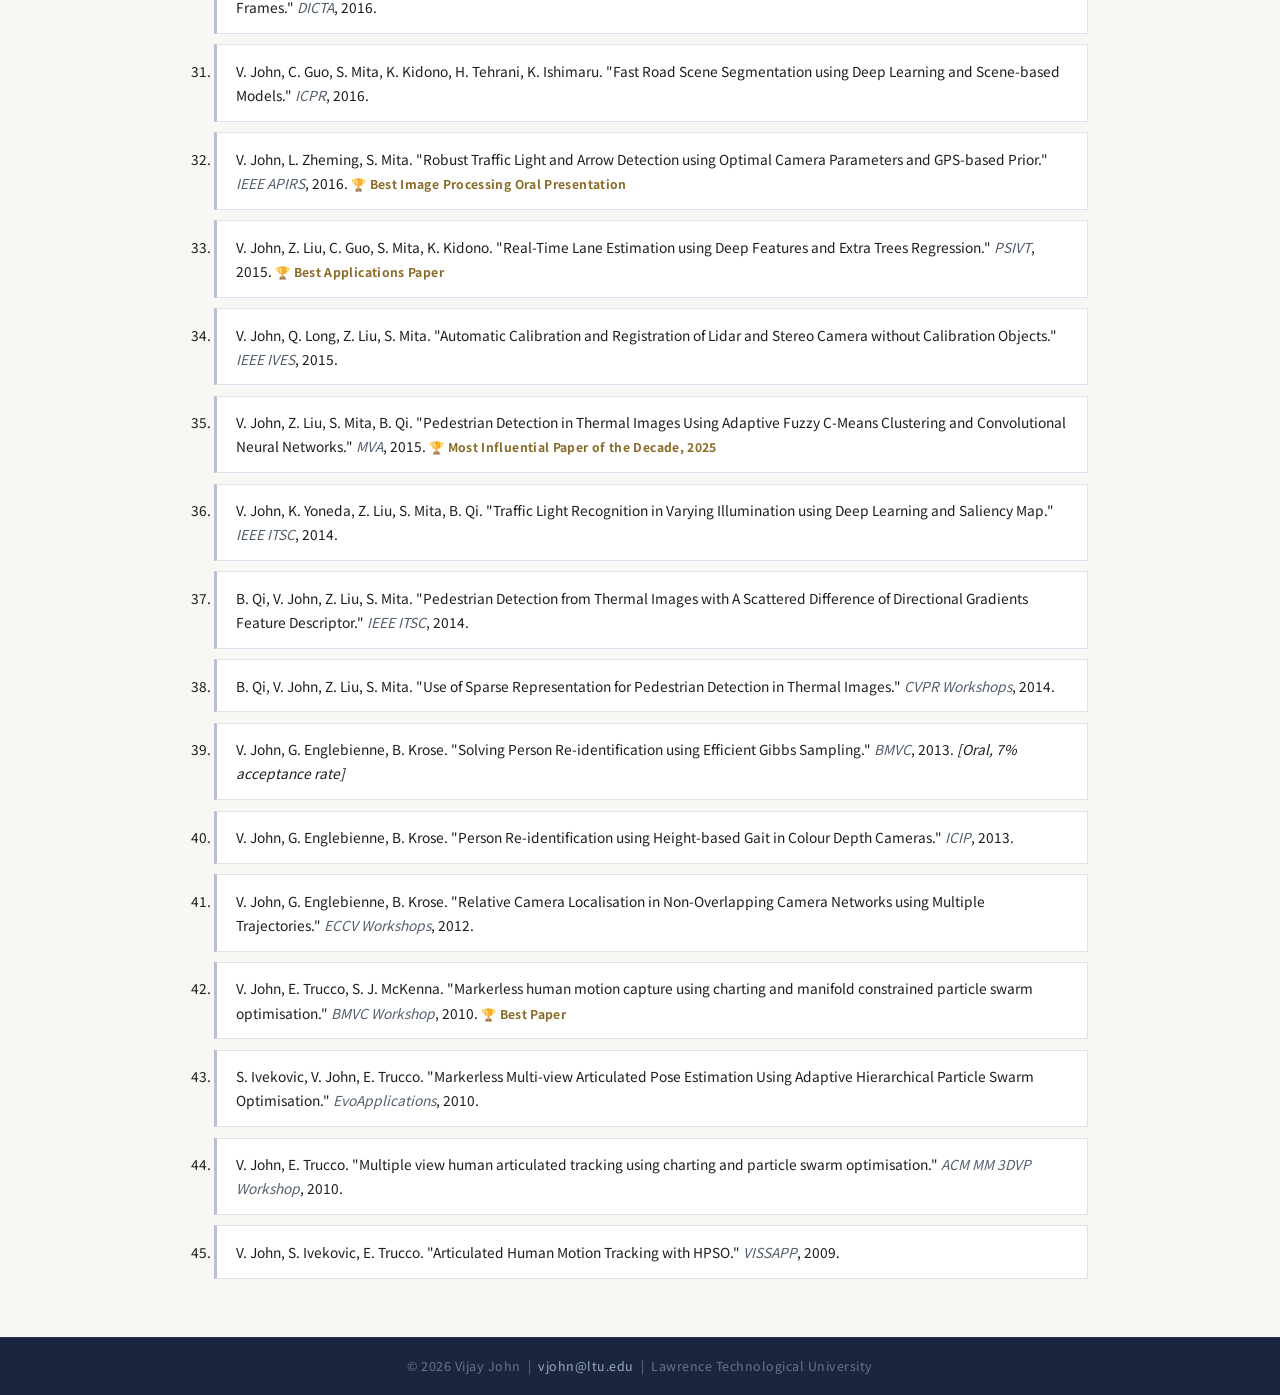
<file: publications.html>
<!DOCTYPE html>
<html lang="en">
<head>
  <meta charset="UTF-8" />
  <meta name="viewport" content="width=device-width, initial-scale=1.0" />
  <title>Publications — Vijay John</title>
  <link rel="stylesheet" href="style.css" />
</head>
<body>

<nav>
  <span class="brand">Vijay John</span>
  <a href="index.html">Home</a>
  <a href="interests.html">Interests</a>
  <a href="research.html">Research</a>
  <a href="publications.html" class="active">Publications</a>
  <a href="funding.html">Funding</a>
  <a href="education.html">Education</a>
  <a href="experience.html">Experience</a>
</nav>

<main>
<div class="section">
  <h2>Publications</h2>
  <p style="margin-bottom:1.4rem; font-size:0.9rem; color:var(--muted);">
    Full list on <a href="https://scholar.google.com/citations?user=Wv71RXYAAAAJ&hl=en" target="_blank" style="color:var(--accent);">Google Scholar ↗</a>
  </p>

  <!-- ── PATENTS ── -->
  <h3>Patents</h3>
  <ol class="pub-list" style="list-style:decimal; padding-left:1.4rem;">
    <li>
      <strong>Vehicle Control Device.</strong>
      Inventors: M. Harada, Y. Tanaka, Teraji, S. Mita, V. John.
      Applicant: SOKEN Co., Ltd., DENSO Corporation, Toyota School Foundation.
      <span class="venue">Patent No. JP7303521B2</span>, Japan.
      Filed: June 28, 2019. Published: January 28, 2021.
    </li>
    <li>
      <strong>Steering Angle Determination Device and Autonomous Vehicle.</strong>
      Inventors: K. Ishimaru, H. Tehrani, M. Konishi, V. John, S. Mita.
      Applicant: SOKEN Co., Ltd., DENSO Corporation, Toyota School Foundation.
      <span class="venue">Patent No. JP7078458B2</span>, Japan.
      Filed: May 30, 2018. Published: December 5, 2019.
    </li>
    <li>
      <strong>Recognition Device.</strong>
      Inventors: B. Chen, H. Tehrani, V. John, S. Mita, S. Nishino, K. Ishimaru.
      Applicant: DENSO Corporation, Toyota School Foundation, SOKEN Co., Ltd.
      <span class="venue">Patent No. JP7071215B2</span>, Japan.
      Filed: May 24, 2018. Published: November 28, 2019.
    </li>
    <li>
      <strong>Steering Angle Determination Device, Autonomous Vehicle.</strong>
      Inventors: K. Ishimaru, H. Tehrani, V. John, S. Mita.
      Applicant: SOKEN Co., Ltd., DENSO Corporation, Toyota School Foundation.
      <span class="venue">Patent No. JP6923362B2</span>, Japan.
      Filed: May 30, 2017. Published: December 20, 2018.
    </li>
    <li>
      <strong>Position Estimation Device, Mobile Device.</strong>
      Inventors: S. Nishino, H. Tehrani, K. Ishimaru, S. Yu-Chuan, V. John, S. Mita.
      Applicant: SOKEN Co., Ltd., DENSO Corporation, Toyota School Foundation.
      <span class="venue">Patent No. JP6959032B2</span>, Japan.
      Filed: May 17, 2017. Published: December 6, 2018.
    </li>
    <li>
      <strong>Boundary Line Estimation Device.</strong>
      Inventors: K. Ishimaru, H. Tehrani, T. Shirai, V. John, S. Mita.
      Applicant: SOKEN Co., Ltd., DENSO Corporation, Toyota School Foundation.
      <span class="venue">Patent No. JP6798860B2</span>, Japan.
      Filed: November 29, 2016. Published: June 7, 2018.
    </li>
    <li>
      <strong>Recognition Device, Program.</strong>
      Inventors: K. Ishimaru, H. Tehrani, T. Shirai, V. John, S. Mita.
      Applicant: SOKEN Co., Ltd., DENSO Corporation, Toyota School Foundation.
      <span class="venue">Patent No. JP6701057B2</span>, Japan.
      Filed: November 4, 2016. Published: May 10, 2018.
    </li>
  </ol>

  <!-- ── BOOK CHAPTERS ── -->
  <h3 style="margin-top:2rem;">Book Chapters</h3>
  <ol class="pub-list" style="list-style:decimal; padding-left:1.4rem;">
    <li>N. Ramesh, P. Joe, V. John. "Surgical Robots in Urology and Gynecology." <span class="venue">Surgical Robots in Smart Hospitals</span>, Wiley, 2025. <a href="https://doi.org/10.1002/9781394355358.ch4" target="_blank" style="color:var(--accent); font-size:0.8rem;">[DOI]</a></li>
    <li>Y. Jawale, P. Joe, V. John. "Next-Generation Industrial Robots." <span class="venue">Surgical Robots in Smart Hospitals</span>, Wiley, 2025. <a href="https://doi.org/10.1002/9781394355358.ch21" target="_blank" style="color:var(--accent); font-size:0.8rem;">[DOI]</a></li>
    <li>L. Shuo, V. John, Z. Liu. "On the Prospects of Using Deep Learning for Surveillance and Security Applications." <span class="venue">Deep Learning for Image Processing Applications, Advances in Parallel Computing</span>, 2017.</li>
    <li>V. John. "Human Gait Signature for Biometric Authentication." <span class="venue">Advances in Biometrics for Secure Human Authentication</span>, CRC Press, 2013.</li>
    <li>V. John, S. Ivekovic, E. Trucco. "Markerless Human Motion Capture using Hierarchical Particle Swarm Optimisation." <span class="venue">Computer Vision, Imaging and Computer Graphics: Theory and Applications, CCIS Vol. 68</span>, 2010.</li>
  </ol>

  <!-- ── JOURNAL ARTICLES ── -->
  <h3 style="margin-top:2rem;">Journal Articles</h3>
  <ol class="pub-list" style="list-style:decimal; padding-left:1.4rem;">
    <li>T. Nguyen, Y. Kawanishi, V. John, T. Komamizu, I. Ide. "MultiSensor-Home: Multimodal multi-view dataset and benchmarks for action recognition in home environments." <span class="venue">Pattern Recognition</span>, Vol. 179, Apr 2026. <a href="https://doi.org/10.1016/j.patcog.2026.113810" target="_blank" style="color:var(--accent); font-size:0.8rem;">[DOI]</a></li>
    <li>V. John, Y. Kawanishi. "Hierarchical graph attention networks with spatio-temporal class tokens for distributed audio-visual event classification." <span class="venue">Multimedia Tools and Applications</span>, Vol. 85, Issue 4, Apr 2026. <a href="https://doi.org/10.1007/s11042-026-21512-2" target="_blank" style="color:var(--accent); font-size:0.8rem;">[DOI]</a></li>
    <li>T. Nguyen, Y. Kawanishi, V. John, T. Komamizu, I. Ide. "Action Selection Learning for Weakly Labeled Multi-modal Multi-view Action Recognition." <span class="venue">ACM Trans. Multimedia Computing, Communications, and Applications</span>, June 2025.</li>
    <li>L. Zhang, Q. Liang, V. John, H. Chen, S. Li, W. Li, Y. Chen. "Intelligent Psyllid Monitoring Based on DiTs-YOLOv10-SOD." <span class="venue">IEEE Trans. AgriFood Electronics</span>, Vol. 3, Issue 1, Apr 2025.</li>
    <li>V. John, Y. Kawanishi. "Multimodal Cascaded Framework with Multimodal Latent Loss Functions Robust to Missing Modalities." <span class="venue">ACM Trans. Multimedia Computing, Communication, and Applications</span>, Jan 2025.</li>
    <li>C. Yang, Z. Tian, X. You, K. Jia, T. Liu, Z. Pan, V. John. "Polylanenet++: enhancing the polynomial regression lane detection based on spatio-temporal fusion." <span class="venue">Signal, Image and Video Processing</span>, 18(4), 2024.</li>
    <li>V. John, Y. Kawanishi. "Progressive Learning of a Multimodal Classifier Accounting for Different Modality Combinations." <span class="venue">Sensors</span>, 23(10), 2023.</li>
    <li>Z. Bao, W. Li, J. Chen, H. Chen, V. John, C. Xiao, Y. Chen. "Predicting and Visualizing Citrus Color Transformation Using a Deep Mask-Guided Generative Network." <span class="venue">Plant Phenomics</span>, 5, 2023.</li>
    <li>X. Zhao, W. Li, H. Chen, Y. Wang, Y. Chen, V. John. "Distribution dependent feature selection for deep neural networks." <span class="venue">Applied Intelligence</span>, 52(4), 2022.</li>
    <li>V. John, A. Lakshmanan, S. Mita, A. Boyali, S. Thompson. "Deep Visible and Thermal Camera-based Optimal Semantic Segmentation using Semantic Forecasting." <span class="venue">ASME J. Autonomous Vehicles and Systems</span>, 1(2), 2021.</li>
    <li>V. John, S. Mita. "Deep Feature-Level Sensor Fusion Using Skip Connections for Real-Time Object Detection in Autonomous Driving." <span class="venue">Electronics</span>, 10(4), 2021.</li>
    <li>S. Liu, M. Gao, V. John, Z. Liu, E. Blasch. "Deep Learning Thermal Image Translation for Night Vision Perception." <span class="venue">IEEE Trans. Intelligent Systems and Technology</span>, 12(9), 2021.</li>
    <li>S. Liu, H. Liu, V. John, Z. Liu, E. Blasch, Y. Huang. "Enhanced Situation Awareness through CNN-based Deep Multi-Modal Image Fusion." <span class="venue">Optical Engineering</span>, 59(5), 2020.</li>
    <li>M. Gao, J. Jiang, G. Zou, V. John, Z. Liu. "RGB-D-based Object Recognition using Multimodal Convolutional Neural Networks: A Survey." <span class="venue">IEEE Access</span>, Vol. 7, 2019.</li>
    <li>V. John, Y. Xu, S. Mita. "Stereo Vision based Vehicle Localization in Point Cloud Maps Using Multi-Swarm Particle Swarm Optimization." <span class="venue">Signal Image and Video Processing</span>, Vol. 13, 2019.</li>
    <li>V. John, A. Boyali, H. Tehrani, K. Ishimaru, M. Konishi, Z. Liu, S. Mita. "Estimation of Steering Angle and Collision Avoidance for Automated Driving using Deep Mixture of Experts." <span class="venue">IEEE Trans. Intelligent Vehicles</span>, 3(4), 2018.</li>
    <li>V. John, Z. Liu, C. Guo, S. Mita, K. Kidono, H. Tehrani, K. Ishimaru. "Real-time Road Surface and Semantic Lane Estimation using Deep Features." <span class="venue">Signal, Image and Video Processing</span>, 12(4), 2018.</li>
    <li>Z. Liu, E. Blasch, G. Bhatnagar, V. John, W. Wu, R. Blum. "Fusing Synergistic Information from Multi-Sensor Images: from Implementation to Performance Assessment." <span class="venue">Information Fusion</span>, Vol. 42, 2017.</li>
    <li>V. John, A. Boyali, S. Mita. "Gabor Filter and Gershgorin Disk-based Convolutional Filter Constraining for Image Classification." <span class="venue">Int. J. Machine Learning and Computing</span>, 1(4), 2017.</li>
    <li>S. S. Rathour, A. Boyali, L. Zheming, S. Mita, V. John. "A Map-based Lateral and Longitudinal DGPS/DR Bias Estimation Method for Autonomous Driving." <span class="venue">Int. J. Machine Learning and Computing</span>, 7(4), 2017.</li>
    <li>Z. Liu, E. Blasch, V. John. "Statistical Comparison of Pixel-Level Fusion Algorithms." <span class="venue">Information Fusion</span>, Vol. 36, 2017.</li>
    <li>V. John, S. Tsuchizawa, Z. Liu, S. Mita. "Fusion of Thermal and Visible Cameras for the Application of Pedestrian Detection." <span class="venue">Signal Image and Video Processing</span>, Vol. 11, 2017.</li>
    <li>V. John, Q. Long, Y. Xu, Z. Liu, S. Mita. "Sensor Fusion of Lidar and Stereo Camera without Calibration Objects." <span class="venue">IEICE Trans. Fundamentals</span>, Vol. E100-A, No. 2, 2017. <em>[Invited Paper]</em></li>
    <li>B. Qi, V. John, Z. Liu, S. Mita. "Pedestrian Detection from Thermal Images: A Sparse Representation Based Approach." <span class="venue">Infrared Physics and Technology</span>, Vol. 76, 2016.</li>
    <li>V. John, K. Yoneda, Z. Liu, S. Mita. "Saliency Map Generation by Convolutional Neural Network for Real-time Traffic Light Detection." <span class="venue">IEEE Trans. Computational Imaging</span>, 1(3), 2015.</li>
    <li>Q. Xie, C. Ma, C. Guo, V. John, S. Mita, Q. Long. "Image Fusion Based on the △−1TV0 Energy Function." <span class="venue">Entropy</span>, Vol. 16, 2014.</li>
    <li>V. John, E. Trucco. "Charting-based subspace learning for video-based human action classification." <span class="venue">Machine Vision and Applications</span>, 25(1), 2014.</li>
    <li>V. John, E. Trucco, S. Ivekovic. "Markerless human articulated tracking using hierarchical particle swarm optimisation." <span class="venue">Image and Vision Computing</span>, 28(11), 2010.</li>
  </ol>

  <!-- ── CONFERENCE PAPERS ── -->
  <h3 style="margin-top:2rem;">Conference Papers</h3>
  <ol class="pub-list" style="list-style:decimal; padding-left:1.4rem;">
    <li>T. Nguyen, Y. Kawanishi, V. John, T. Komamizu, I. Ide. "View-aware Cross-modal Distillation for Multi-view Action Recognition." <span class="venue">IEEE/CVF WACV</span>, 2026.</li>
    <li>E. Malathy, V. John, S. Selcia, S. Vikraman. "Bidirectional Translation System for Tamil Sign Language Recognition." <span class="venue">Intelligent Vision and Computing</span>, 2025.</li>
    <li>Y. Fang, V. John, Y. Kawanishi. "SemGest: A Multimodal Feature Space Alignment and Fusion Framework for Semantic-aware Co-speech Gesture Generation." <span class="venue">GENEA Workshop</span>, 2025.</li>
    <li>Z. Zhu et al., V. John. "Reproducibility Companion Paper: Enhancing Model Interpretability with Local Attribution over Global Exploration." <span class="venue">ACM Multimedia</span>, 2025.</li>
    <li>T. Nguyen, Y. Kawanishi, V. John, T. Komamizu, I. Ide. "MultiSensor-Home: A Wide-area Multimodal Multi-view Dataset for Action Recognition and Transformer-based Sensor Fusion." <span class="venue">IEEE FG</span>, 2025. <span class="award">🏆 Best Student Paper</span></li>
    <li>J. Y. Chen, V. John, Y. Kawanishi. "Cross-modal Emotion-specific Attention Model for Multimodal Emotion Recognition." <span class="venue">IEEE FG</span>, 2025.</li>
    <li>V. John, Y. Kawanishi. "Modelling Spatio-Temporal Dynamics by Graph Attention Network for Distributed Multi-Microphone Sound Event Classification." <span class="venue">IEEE IAVSS</span>, 2025.</li>
    <li>V. John, Y. Kawanishi. "Generating Pseudo-Strong Labels from Weak Labels for Multi-Source Sound Event Detection." <span class="venue">ICPR</span>, 2024.</li>
    <li>V. John, Y. Kawanishi. "Frame-Level Latent Embedding using Weak Labels for Multi-view Action Recognition." <span class="venue">IEEE MIPR</span>, 2024.</li>
    <li>V. John, Y. Kawanishi. "Combining Knowledge Distillation and Transfer Learning for Sensor Fusion in Visible and Thermal Camera-based Person Classification." <span class="venue">MVA</span>, 2023.</li>
    <li>V. John, Y. Kawanishi. "Multimodal Cascaded Framework with Metric Learning Robust to Missing Modalities for Person Classification." <span class="venue">ACM MMSys</span>, 2023.</li>
    <li>V. John, Y. Kawanishi. "Audio-Visual Sensor Fusion Framework using Person Attributes Robust to Missing Visual Modality for Person Recognition." <span class="venue">MMM</span>, 2023.</li>
    <li>V. John, Y. Kawanishi. "A Multimodal Sensor Fusion Framework Robust to Missing Modalities for Person Recognition." <span class="venue">ACM Multimedia Asia</span>, 2022.</li>
    <li>V. John, Y. Kawanishi. "Audio and Video-based Emotion Recognition using Multimodal Transformers." <span class="venue">ICPR</span>, 2022.</li>
    <li>V. John, A. Lakshmanan, S. Mita, A. Boyali, S. Thompson. "Deep Fusion-based Visible and Thermal Camera Forecasting using Seq2Seq GAN." <span class="venue">IEEE IV Symposium</span>, 2021.</li>
    <li>W. Li, V. John, S. Mita. "Enhancing Depth Quality of Stereo Vision using Deep Learning-based Prior Information of the Driving Environment." <span class="venue">ICPR</span>, 2021.</li>
    <li>V. John, S. Mita, A. Boyali, S. Thompson. "BVTNet: Multi-label Multi-class Fusion of Visible and Thermal Camera for Free Space and Pedestrian Segmentation." <span class="venue">ICPR Workshop</span>, 2021.</li>
    <li>V. John, S. Mita, A. Boyali, S. Thompson. "Visible and Thermal Camera-based Jaywalking Estimation using a Hierarchical Deep Learning Framework." <span class="venue">ACCV Workshop</span>, 2020.</li>
    <li>V. John, S. Mita. "RVNet: Deep Sensor Fusion of Monocular Camera and Radar for Real-Time Obstacle Detection in Challenging Environments." <span class="venue">PSIVT</span>, 2019.</li>
    <li>V. John, M. K. Nithilan, S. Mita, H. Tehrani, R. S. Sudheesh, P. P. Lalu. "SO-Net: Joint Semantic Segmentation and Obstacle Detection using Deep Fusion of Monocular Camera and Radar." <span class="venue">PSIVT Workshops</span>, 2019.</li>
    <li>A. Boyali, T. Akarman, N. Hashimoto, V. John. "Multi-Agent Reinforcement Learning for Autonomous On Demand Vehicles." <span class="venue">IEEE IV Symposium</span>, 2019.</li>
    <li>V. John, N. Karunakaran, C. Guo, K. Kidono, S. Mita. "Free Space, Visible and Missing Lane Marker Estimation using the PsiNet and Extra Trees Regression." <span class="venue">ICPR</span>, 2018.</li>
    <li>V. John, N. Karunakaran, S. Mita, H. Tehrani, M. Konishi, K. Ishimaru, Y. Xu. "Sensor Fusion of Intensity and Depth Cues using the ChiNet for Semantic Segmentation of Road Scenes." <span class="venue">IEEE IV Symposium</span>, 2018.</li>
    <li>S. Rathour, V. John, N. Karunakaran, S. Mita. "Vision and Dead Reckoning-based End-to-End Parking for Autonomous Vehicles." <span class="venue">IEEE IV Symposium</span>, 2018.</li>
    <li>V. John et al. "Vision-based Steering Angle Prediction by the Fusion of Depth and Intensity Deep Features." <span class="venue">ICCVGIP</span>, 2018.</li>
    <li>A. Boyali, L. Zheming, V. John, S. Mita, T. Yoshikawa. "Self-Scheduling Robust Preview Controllers for Path Tracking and Autonomous Vehicles." <span class="venue">ITSC</span>, 2017.</li>
    <li>V. John, Q. Long, Y. Xu, S. Mita. "Registration of GPS and Stereo Vision for Point Cloud Localization in Intelligent Vehicles Using Particle Swarm Optimization." <span class="venue">ICSI</span>, 2017.</li>
    <li>V. John, M. Umetsu, A. Boyali, S. Mita, N. Imanashi, S. Sanma. "Real-time Hand Posture and Gesture-based Touchless Automotive User Interface using Deep Learning." <span class="venue">IEEE IV Symposium</span>, 2017.</li>
    <li>V. John, S. Mita, H. Tehrani, K. Kidono. "Automated Driving by Monocular Camera Using Deep Mixture of Experts." <span class="venue">IEEE IV Symposium</span>, 2017. <em>[Invited for IEEE Transactions]</em></li>
    <li>V. John, A. Boyali, S. Mita, M. Imanishi, N. Sanma. "Deep Learning-based Fast Hand Gesture Recognition using Representative Frames." <span class="venue">DICTA</span>, 2016.</li>
    <li>V. John, C. Guo, S. Mita, K. Kidono, H. Tehrani, K. Ishimaru. "Fast Road Scene Segmentation using Deep Learning and Scene-based Models." <span class="venue">ICPR</span>, 2016.</li>
    <li>V. John, L. Zheming, S. Mita. "Robust Traffic Light and Arrow Detection using Optimal Camera Parameters and GPS-based Prior." <span class="venue">IEEE APIRS</span>, 2016. <span class="award">🏆 Best Image Processing Oral Presentation</span></li>
    <li>V. John, Z. Liu, C. Guo, S. Mita, K. Kidono. "Real-Time Lane Estimation using Deep Features and Extra Trees Regression." <span class="venue">PSIVT</span>, 2015. <span class="award">🏆 Best Applications Paper</span></li>
    <li>V. John, Q. Long, Z. Liu, S. Mita. "Automatic Calibration and Registration of Lidar and Stereo Camera without Calibration Objects." <span class="venue">IEEE IVES</span>, 2015.</li>
    <li>V. John, Z. Liu, S. Mita, B. Qi. "Pedestrian Detection in Thermal Images Using Adaptive Fuzzy C-Means Clustering and Convolutional Neural Networks." <span class="venue">MVA</span>, 2015. <span class="award">🏆 Most Influential Paper of the Decade, 2025</span></li>
    <li>V. John, K. Yoneda, Z. Liu, S. Mita, B. Qi. "Traffic Light Recognition in Varying Illumination using Deep Learning and Saliency Map." <span class="venue">IEEE ITSC</span>, 2014.</li>
    <li>B. Qi, V. John, Z. Liu, S. Mita. "Pedestrian Detection from Thermal Images with A Scattered Difference of Directional Gradients Feature Descriptor." <span class="venue">IEEE ITSC</span>, 2014.</li>
    <li>B. Qi, V. John, Z. Liu, S. Mita. "Use of Sparse Representation for Pedestrian Detection in Thermal Images." <span class="venue">CVPR Workshops</span>, 2014.</li>
    <li>V. John, G. Englebienne, B. Krose. "Solving Person Re-identification using Efficient Gibbs Sampling." <span class="venue">BMVC</span>, 2013. <em>[Oral, 7% acceptance rate]</em></li>
    <li>V. John, G. Englebienne, B. Krose. "Person Re-identification using Height-based Gait in Colour Depth Cameras." <span class="venue">ICIP</span>, 2013.</li>
    <li>V. John, G. Englebienne, B. Krose. "Relative Camera Localisation in Non-Overlapping Camera Networks using Multiple Trajectories." <span class="venue">ECCV Workshops</span>, 2012.</li>
    <li>V. John, E. Trucco, S. J. McKenna. "Markerless human motion capture using charting and manifold constrained particle swarm optimisation." <span class="venue">BMVC Workshop</span>, 2010. <span class="award">🏆 Best Paper</span></li>
    <li>S. Ivekovic, V. John, E. Trucco. "Markerless Multi-view Articulated Pose Estimation Using Adaptive Hierarchical Particle Swarm Optimisation." <span class="venue">EvoApplications</span>, 2010.</li>
    <li>V. John, E. Trucco. "Multiple view human articulated tracking using charting and particle swarm optimisation." <span class="venue">ACM MM 3DVP Workshop</span>, 2010.</li>
    <li>V. John, S. Ivekovic, E. Trucco. "Articulated Human Motion Tracking with HPSO." <span class="venue">VISSAPP</span>, 2009.</li>
  </ol>

</div>
</main>

<footer>
  &copy; 2026 Vijay John &nbsp;|&nbsp;
  <a href="mailto:vjohn@ltu.edu">vjohn@ltu.edu</a> &nbsp;|&nbsp;
  Lawrence Technological University
</footer>

</body>
</html>
</file>
<file: style.css>
/* ============================================================
   style.css — Minimalist Academic Theme
   Vijay John — Lawrence Technological University
   ============================================================ */

@import url('https://fonts.googleapis.com/css2?family=Noto+Sans+JP:wght@300;400;500;700&family=Noto+Serif:ital,wght@0,400;0,700;1,400&display=swap');

*, *::before, *::after { margin: 0; padding: 0; box-sizing: border-box; }

:root {
  --navy:      #1a2540;
  --navy-mid:  #253356;
  --accent:    #2a4a8a;
  --rule:      #b8bfcf;
  --bg:        #f8f7f4;
  --surface:   #ffffff;
  --text:      #1e1e1e;
  --muted:     #55606f;
  --gold:      #8a6b28;
  --font-body: 'Noto Sans JP', 'Helvetica Neue', Arial, sans-serif;
  --font-head: 'Noto Serif', Georgia, 'Times New Roman', serif;
  --max-w:     960px;
}

html { font-size: 16px; scroll-behavior: smooth; }

body {
  font-family: var(--font-body);
  background: var(--bg);
  color: var(--text);
  line-height: 1.75;
  font-weight: 400;
}

nav {
  background: var(--navy);
  position: sticky; top: 0; z-index: 100;
  display: flex; align-items: center; flex-wrap: wrap;
  padding: 0 2rem;
  border-bottom: 2px solid var(--accent);
}

nav .brand {
  font-family: var(--font-head);
  font-size: 1rem; font-weight: 700;
  color: #ffffff;
  padding: 0.85rem 2rem 0.85rem 0;
  letter-spacing: 0.03em;
  text-decoration: none;
}

nav a {
  color: #b8c2d4;
  text-decoration: none;
  padding: 0.85rem 0.8rem;
  font-size: 0.78rem;
  font-weight: 500;
  letter-spacing: 0.07em;
  text-transform: uppercase;
  transition: color 0.2s;
  border-bottom: 2px solid transparent;
}

nav a:hover,
nav a.active { color: #ffffff; border-bottom-color: #ffffff; }

.hero {
  background: var(--navy);
  color: #ffffff;
  padding: 4rem 2rem 3rem;
  display: flex; align-items: flex-start; gap: 2.8rem; flex-wrap: wrap;
  border-bottom: 1px solid var(--navy-mid);
}

.hero img {
  width: 150px; height: 150px;
  border-radius: 50%;
  border: 2px solid var(--rule);
  object-fit: cover; flex-shrink: 0;
}

.hero-text h1 {
  font-family: var(--font-head);
  font-size: 2rem; font-weight: 700;
  letter-spacing: 0.01em;
  margin-bottom: 0.2rem;
}

.hero-text .title {
  font-size: 0.83rem; color: #9aaac0;
  font-weight: 400; letter-spacing: 0.09em;
  text-transform: uppercase;
  margin-bottom: 0.75rem;
}

.hero-text p {
  font-size: 0.9rem; max-width: 560px;
  color: #bcc6d8; line-height: 1.8;
}

.hero-links { margin-top: 1.1rem; display: flex; gap: 0.65rem; flex-wrap: wrap; }

.btn {
  display: inline-block;
  padding: 0.42rem 1.1rem;
  font-size: 0.77rem; font-weight: 600;
  letter-spacing: 0.07em; text-transform: uppercase;
  text-decoration: none;
  transition: opacity 0.2s;
}

.btn-primary  { background: var(--accent); color: #fff; }
.btn-outline  { border: 1.5px solid #9aaac0; color: #9aaac0; }
.btn:hover    { opacity: 0.78; }

.section {
  padding: 3rem 2rem;
  max-width: var(--max-w);
  margin: 0 auto;
}

.section h2 {
  font-family: var(--font-head);
  font-size: 1.35rem; font-weight: 700;
  color: var(--navy);
  margin-bottom: 1.5rem;
  padding-bottom: 0.45rem;
  border-bottom: 1px solid var(--rule);
}

.section h3 {
  font-family: var(--font-head);
  font-size: 1rem; font-weight: 700;
  color: var(--navy);
  margin: 1.3rem 0 0.35rem;
}

.card-grid {
  display: grid;
  grid-template-columns: repeat(auto-fill, minmax(270px, 1fr));
  gap: 1.1rem;
}

.card {
  background: var(--surface);
  border: 1px solid #dde2ec;
  border-left: 3px solid var(--accent);
  padding: 1.3rem 1.2rem;
  transition: box-shadow 0.2s;
}

.card:hover { box-shadow: 0 3px 14px rgba(26,37,64,0.09); }

.card h3 {
  font-family: var(--font-head);
  color: var(--navy); font-size: 0.95rem;
  margin-bottom: 0.35rem;
}

.card .meta {
  font-size: 0.72rem; color: var(--accent);
  font-weight: 600; letter-spacing: 0.07em;
  text-transform: uppercase; margin-bottom: 0.45rem;
}

.card p, .card ul { font-size: 0.86rem; color: var(--muted); line-height: 1.7; }
.card ul { padding-left: 1.1rem; }
.card ul li { margin-bottom: 0.28rem; }

.tag {
  display: inline-block;
  background: #edf0f7;
  color: var(--accent);
  font-size: 0.68rem; font-weight: 600;
  padding: 0.15rem 0.55rem;
  margin: 0.18rem 0.12rem 0 0;
  letter-spacing: 0.04em;
  text-transform: uppercase;
}

.timeline { position: relative; padding-left: 1.9rem; }

.timeline::before {
  content: '';
  position: absolute; left: 0.45rem; top: 0.5rem; bottom: 0;
  width: 1px; background: var(--rule);
}

.tl-item { position: relative; margin-bottom: 1.6rem; }

.tl-item::before {
  content: '';
  position: absolute; left: -1.57rem; top: 0.48rem;
  width: 8px; height: 8px; border-radius: 50%;
  background: var(--surface);
  border: 2px solid var(--accent);
}

.tl-item h3 {
  font-family: var(--font-head);
  font-size: 0.96rem; color: var(--navy); margin: 0;
}

.tl-item .tl-meta {
  font-size: 0.74rem; color: var(--muted);
  font-weight: 600; letter-spacing: 0.06em;
  text-transform: uppercase; margin: 0.18rem 0 0.4rem;
}

.tl-item p { font-size: 0.86rem; color: var(--muted); line-height: 1.7; }

.pub-list { list-style: none; }

.pub-list li {
  background: var(--surface);
  border: 1px solid #dde2ec;
  border-left: 3px solid var(--rule);
  padding: 0.85rem 1.15rem;
  margin-bottom: 0.65rem;
  font-size: 0.86rem; line-height: 1.75;
  transition: border-left-color 0.2s;
}

.pub-list li:hover { border-left-color: var(--accent); }
.pub-list li .venue { font-style: italic; color: var(--muted); }
.pub-list li .award {
  color: var(--gold); font-weight: 700;
  font-size: 0.76rem; letter-spacing: 0.03em;
}

.interest-grid {
  display: grid;
  grid-template-columns: repeat(auto-fill, minmax(200px, 1fr));
  gap: 1rem;
}

.interest-card {
  background: var(--surface);
  border: 1px solid #dde2ec;
  padding: 1.2rem 1rem;
  transition: border-color 0.2s;
}

.interest-card:hover { border-color: var(--accent); }
.interest-card .icon { font-size: 1.5rem; margin-bottom: 0.5rem; display: block; }

.interest-card h3 {
  font-family: var(--font-head);
  color: var(--navy); font-size: 0.9rem; margin-bottom: 0.3rem;
}

.interest-card p { font-size: 0.82rem; color: var(--muted); line-height: 1.65; }

.collab-box {
  background: var(--navy);
  color: #ffffff;
  padding: 2.5rem 2rem;
  text-align: center;
  margin-top: 2rem;
  border-top: 2px solid var(--accent);
}

.collab-box h2 {
  font-family: var(--font-head);
  border: none; color: #ffffff;
  font-size: 1.3rem; margin-bottom: 0.55rem;
}

.collab-box h2::after { display: none; }
.collab-box p { color: #9aaac0; margin-bottom: 1.1rem; font-size: 0.9rem; }

footer {
  background: var(--navy);
  color: #6a7488;
  text-align: center;
  padding: 1.1rem;
  font-size: 0.78rem;
  border-top: 1px solid var(--navy-mid);
  letter-spacing: 0.04em;
}

footer a { color: #9aaac0; text-decoration: none; }
footer a:hover { color: #ffffff; }

@media (max-width: 640px) {
  .hero { flex-direction: column; padding: 2.2rem 1.1rem; }
  .section { padding: 2rem 1rem; }
  nav { padding: 0 0.8rem; }
  nav .brand { padding-right: 0.8rem; }
}
</file>
